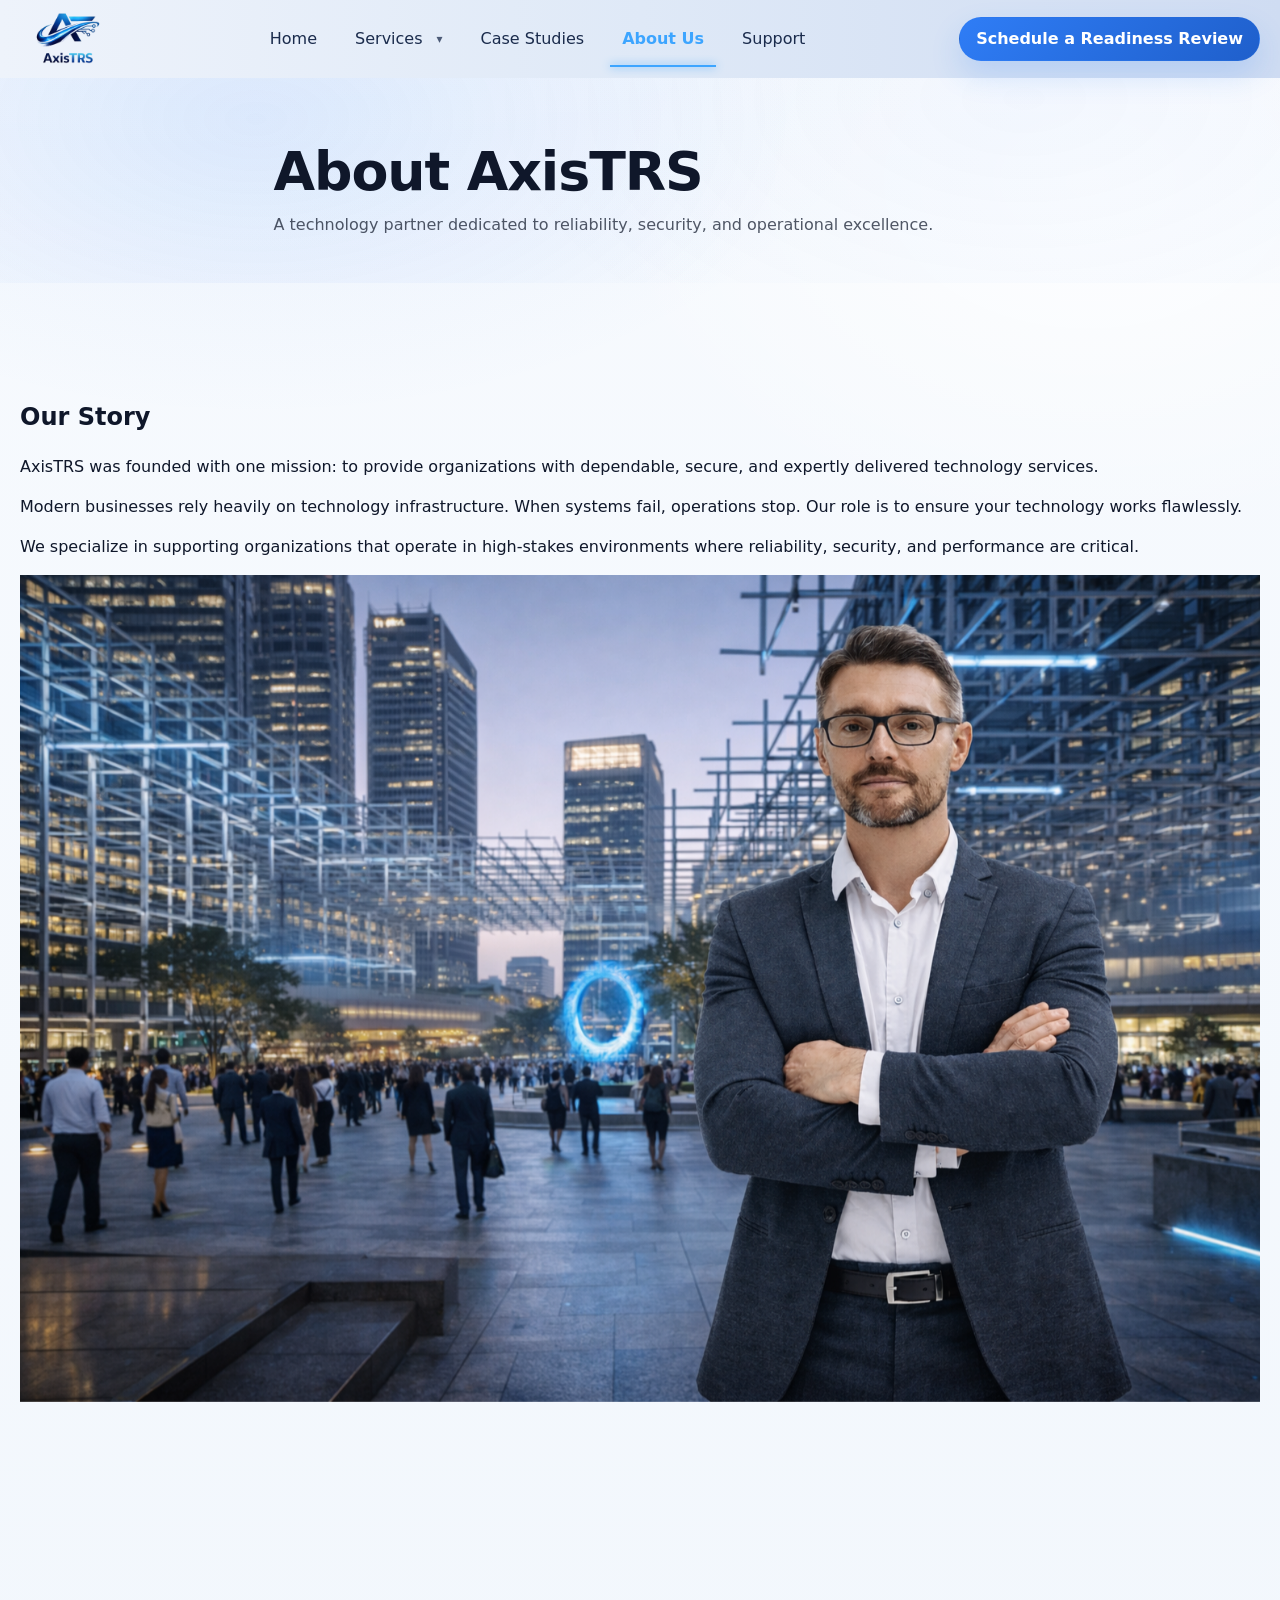
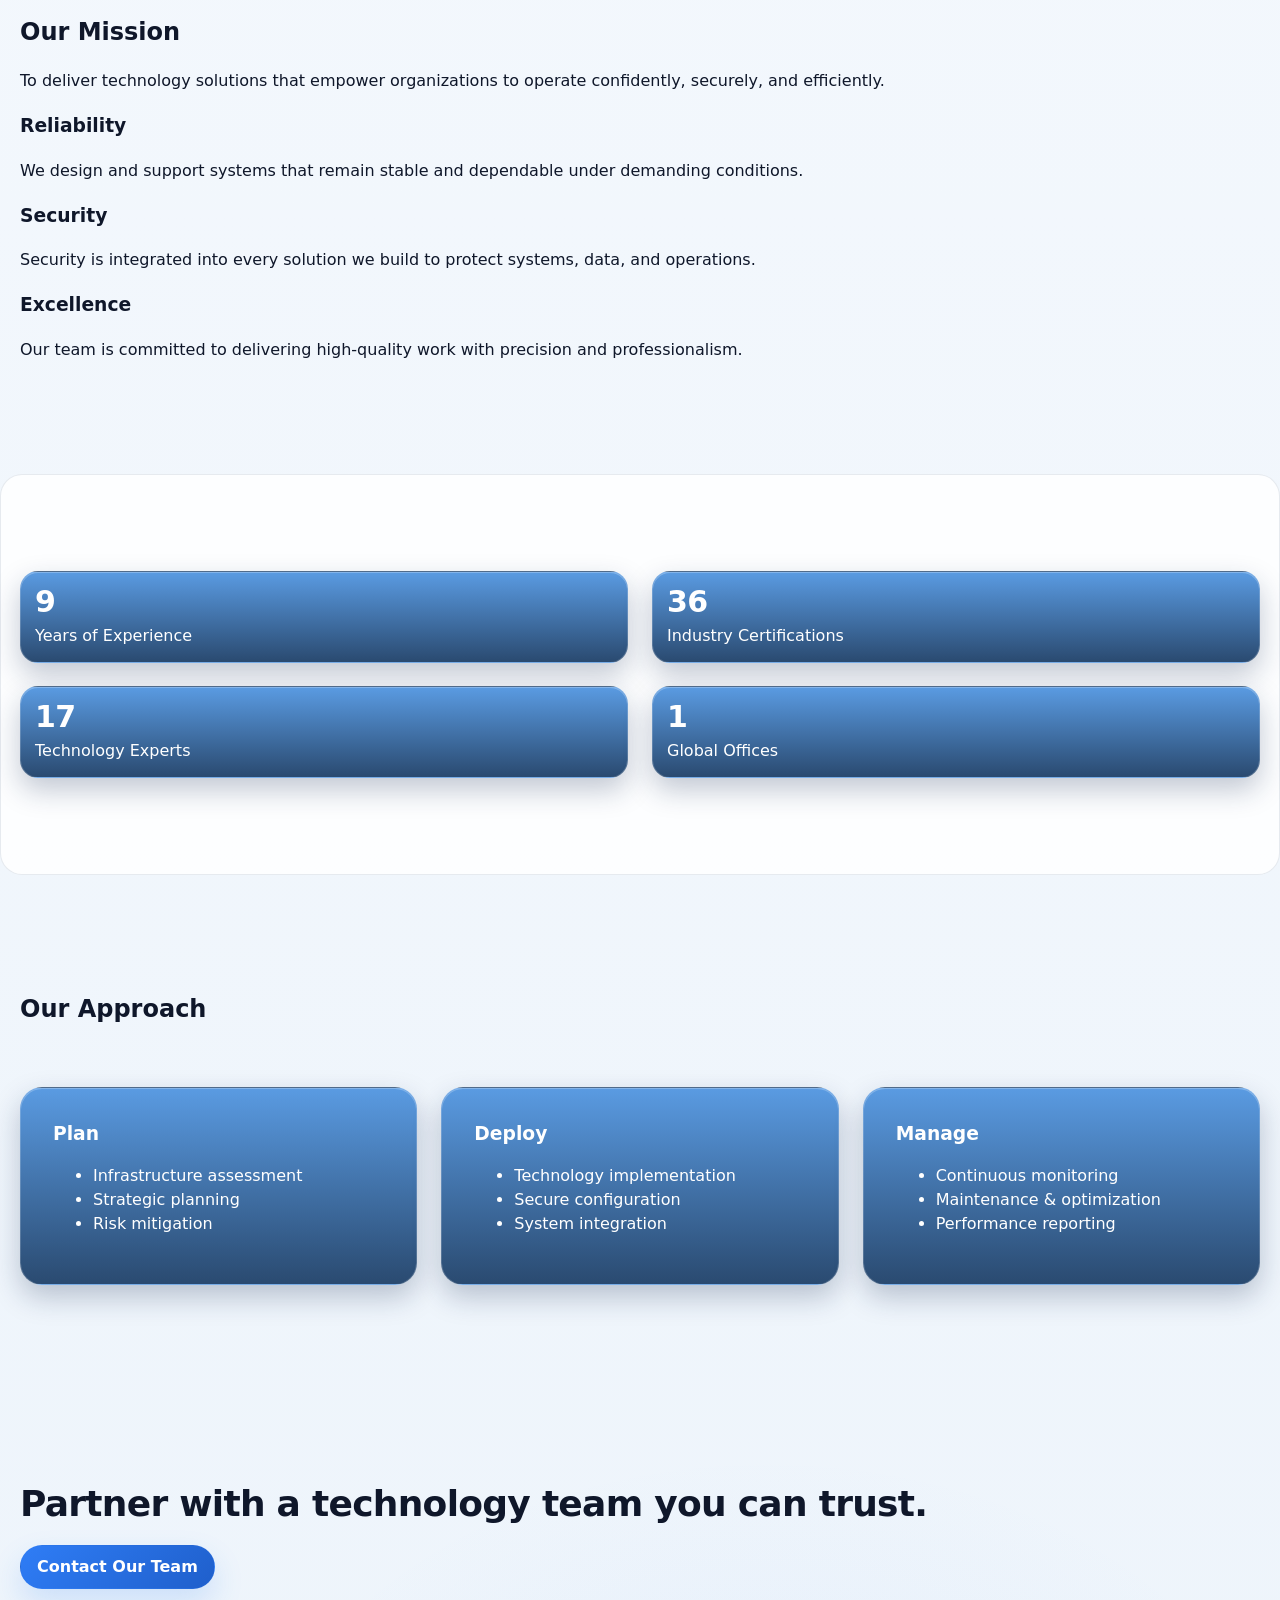
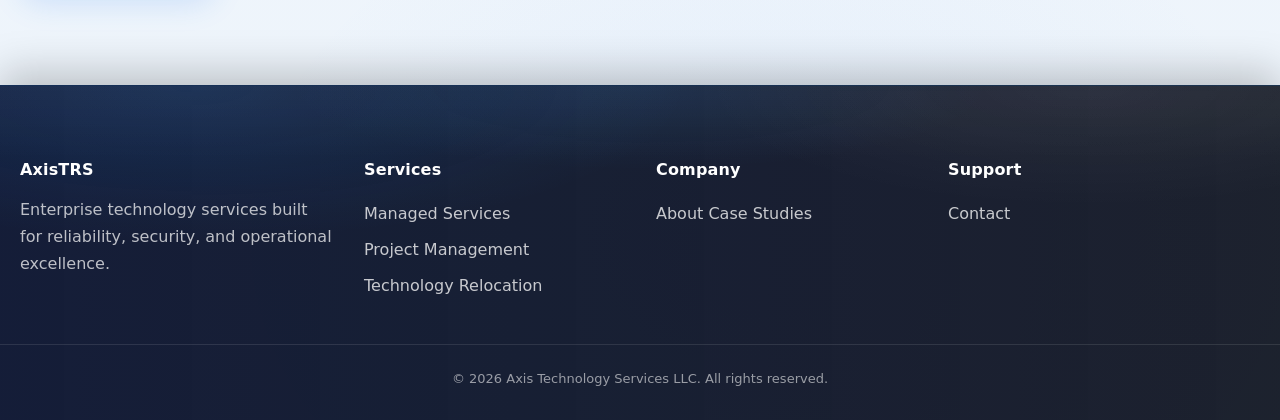
<file: about.html>
<!DOCTYPE html>
<html lang="en">

<head>

<meta charset="UTF-8">
<meta name="viewport" content="width=device-width, initial-scale=1.0">

<title>About Us | AxisTRS</title>

<link rel="stylesheet" href="css/styles.css">

</head>


<body>


<!-- ================= HEADER ================= -->

 <header class="header">
    <div class="header__bar">
      <div class="container header__inner">
        <!-- Left: logo -->
        <a class="header__brand" href="index.html" aria-label="AxisTRS Home">
  <img class="header__logo" src="assets/axistrs-logo.png" alt="AxisTRS" />
        </a>

        <!-- Center nav -->
        <nav class="nav" aria-label="Primary">
          <ul class="nav__list">
<li><a class="nav__link" href="index.html">Home</a></li>

            <li class="dropdown" aria-expanded="false">
              <a class="nav__link dropdown__trigger" href="services.html" aria-haspopup="true">
                Services <span class="dropdown__chev" aria-hidden="true">▾</span>
              </a>

              <div class="dropdown__menu" role="menu" aria-label="Services menu">
                <a class="dropdown__item" href="services.html#managed">
                  <strong>Managed Services</strong><span></span>
                </a>
                <a class="dropdown__item" href="services.html#project">
                  <strong>Project Management</strong><span></span>
                </a>
                <a class="dropdown__item" href="services.html#transport">
                  <strong>Infrastructure Transport</strong><span></span>
                </a>
                <a class="dropdown__item" href="services.html#relocation">
                  <strong>Technology Relocation</strong><span></span>
                </a>
                <a class="dropdown__item" href="services.html#tech">
                  <strong>Technology Services</strong><span></span>
                </a>
              </div>
            </li>

            <li><a class="nav__link" href="case-studies.html">Case Studies</a></li>
            <li><a class="nav__link active" href="about.html">About Us</a></li>
            <li><a class="nav__link" href="support.html">Support</a></li>
          </ul>
        </nav>


          <a class="btn btn--primary header__cta" href="#cta">Schedule a Readiness Review</a>

          <button class="hamburger" type="button" aria-label="Open menu">
            <span class="hamburger__bars" aria-hidden="true"><span></span><span></span><span></span></span>
          </button>
        </div>
      </div>
    </div>
  </header>

  <!-- Mobile Menu Panel -->
  <div class="mobile" aria-hidden="true">
    <div class="mobile__backdrop" aria-hidden="true"></div>

    <div class="mobile__panel" role="dialog" aria-label="Mobile menu" aria-modal="true">
      <div class="mobile__head">
        <strong>Menu</strong>
        <button class="mobile__close" type="button" aria-label="Close menu">✕</button>
      </div>

      <div class="mobile__body">
        <!-- Services accordion inside menu -->
        <div class="mobile__services" aria-expanded="false">
          <button class="mobile__servicesBtn" type="button">
            Services <span aria-hidden="true">▾</span>
          </button>

          <ul class="mobile__servicesList" aria-label="Services links">
            <li><a class="mobile__servicesItem" href="services.html#managed"><strong>Managed Services</strong><span>MSP / MSSP coverage</span></a></li>
            <li><a class="mobile__servicesItem" href="services.html#project"><strong>Project Management</strong><span>Disciplined delivery</span></a></li>
            <li><a class="mobile__servicesItem" href="services.html#transport"><strong>Infrastructure Transport</strong><span>Secure logistics</span></a></li>
            <li><a class="mobile__servicesItem" href="services.html#relocation"><strong>Technology Relocation</strong><span>Moves + cutovers</span></a></li>
            <li><a class="mobile__servicesItem" href="services.html#tech"><strong>Technology Services</strong><span>Endpoint + network</span></a></li>
          </ul>
        </div>

        <ul class="mobile__list" aria-label="Menu links">
          <li><a class="mobile__link" href="case-studies.html"><strong>Case Studies</strong><span class="mobile__meta">Proof + outcomes</span></a></li>
          <li><a class="mobile__link" href="about.html"><strong>About Us</strong><span class="mobile__meta">Mission + approach</span></a></li>
          <li><a class="mobile__link" href="support.html"><strong>Support</strong><span class="mobile__meta">Get help fast</span></a></li>
        </ul>

        <div class="mobile__ctaRow">
          <a class="btn btn--secondary" href="tel:+12124659002">Call: +1 (212) 465-9002</a>
          <a class="btn btn--primary" href="#cta">Schedule a Readiness Review</a>
        </div>
      </div>
    </div>
  </div>


<!-- ================= HERO ================= -->

<section class="page-hero">

<div class="container">

<h1>About AxisTRS</h1>

<p>
A technology partner dedicated to reliability, security,
and operational excellence.
</p>

</div>

</section>



<!-- ================= COMPANY STORY ================= -->

<section class="section">

<div class="container about-grid">

<div>

<h2>Our Story</h2>

<p>
AxisTRS was founded with one mission:
to provide organizations with dependable, secure,
and expertly delivered technology services.
</p>

<p>
Modern businesses rely heavily on technology
infrastructure. When systems fail, operations stop.
Our role is to ensure your technology works flawlessly.
</p>

<p>
We specialize in supporting organizations that operate
in high-stakes environments where reliability,
security, and performance are critical.
</p>

</div>

<div>

<img src="assets/about-team.jpg" alt="IT professionals working">

</div>

</div>

</section>



<!-- ================= MISSION ================= -->

<section class="section mission">

<div class="container">

<h2>Our Mission</h2>

<p>
To deliver technology solutions that empower organizations
to operate confidently, securely, and efficiently.
</p>

<div class="mission-grid">

<div>

<h3>Reliability</h3>

<p>
We design and support systems that remain stable and
dependable under demanding conditions.
</p>

</div>


<div>

<h3>Security</h3>

<p>
Security is integrated into every solution we build
to protect systems, data, and operations.
</p>

</div>


<div>

<h3>Excellence</h3>

<p>
Our team is committed to delivering high-quality work
with precision and professionalism.
</p>

</div>


</div>

</div>

</section>



<!-- ================= EXPERIENCE ================= -->

<section class="section metrics">

<div class="container metrics-grid">

<div class="metric">

<h3 data-count="10">0</h3>

<p>Years of Experience</p>

</div>


<div class="metric">

<h3 data-count="40">0</h3>

<p>Industry Certifications</p>

</div>


<div class="metric">

<h3 data-count="19">0</h3>

<p>Technology Experts</p>

</div>


<div class="metric">

<h3 data-count="2">0</h3>

<p>Global Offices</p>

</div>

</div>

</section>



<!-- ================= APPROACH ================= -->

<section class="section">

<div class="container">

<h2>Our Approach</h2>

<p>
We follow a structured approach that ensures every
technology project is planned, executed, and managed
with discipline.
</p>

<div class="approach-grid">

<div class="approach-card">

<h3>Plan</h3>

<ul>

<li>Infrastructure assessment</li>
<li>Strategic planning</li>
<li>Risk mitigation</li>

</ul>

</div>


<div class="approach-card">

<h3>Deploy</h3>

<ul>

<li>Technology implementation</li>
<li>Secure configuration</li>
<li>System integration</li>

</ul>

</div>


<div class="approach-card">

<h3>Manage</h3>

<ul>

<li>Continuous monitoring</li>
<li>Maintenance & optimization</li>
<li>Performance reporting</li>

</ul>

</div>


</div>

</div>

</section>



<!-- ================= CTA ================= -->

<section class="cta section">

<div class="container">

<h2>Partner with a technology team you can trust.</h2>

<a href="support.html" class="btn btn-primary">
Contact Our Team
</a>

</div>

</section>



<!-- ================= FOOTER ================= -->

<footer class="footer">

<div class="container footer-grid">

<div>

<h4>AxisTRS</h4>

<p>
Enterprise technology services built for reliability,
security, and operational excellence.
</p>

</div>


<div>

<h4>Services</h4>

<a href="services.html">Managed Services</a>
<a href="services.html">Project Management</a>
<a href="services.html">Technology Relocation</a>

</div>


<div>

<h4>Company</h4>

<a href="about.html">About</a>
<a href="case-studies.html">Case Studies</a>

</div>


<div>

<h4>Support</h4>

<a href="support.html">Contact</a>

</div>


</div>

<div class="footer-bottom">

© 2026 Axis Technology Services LLC. All rights reserved.
</div>

</footer>


<script src="js/main.js"></script>

</body>
</html>
</file>
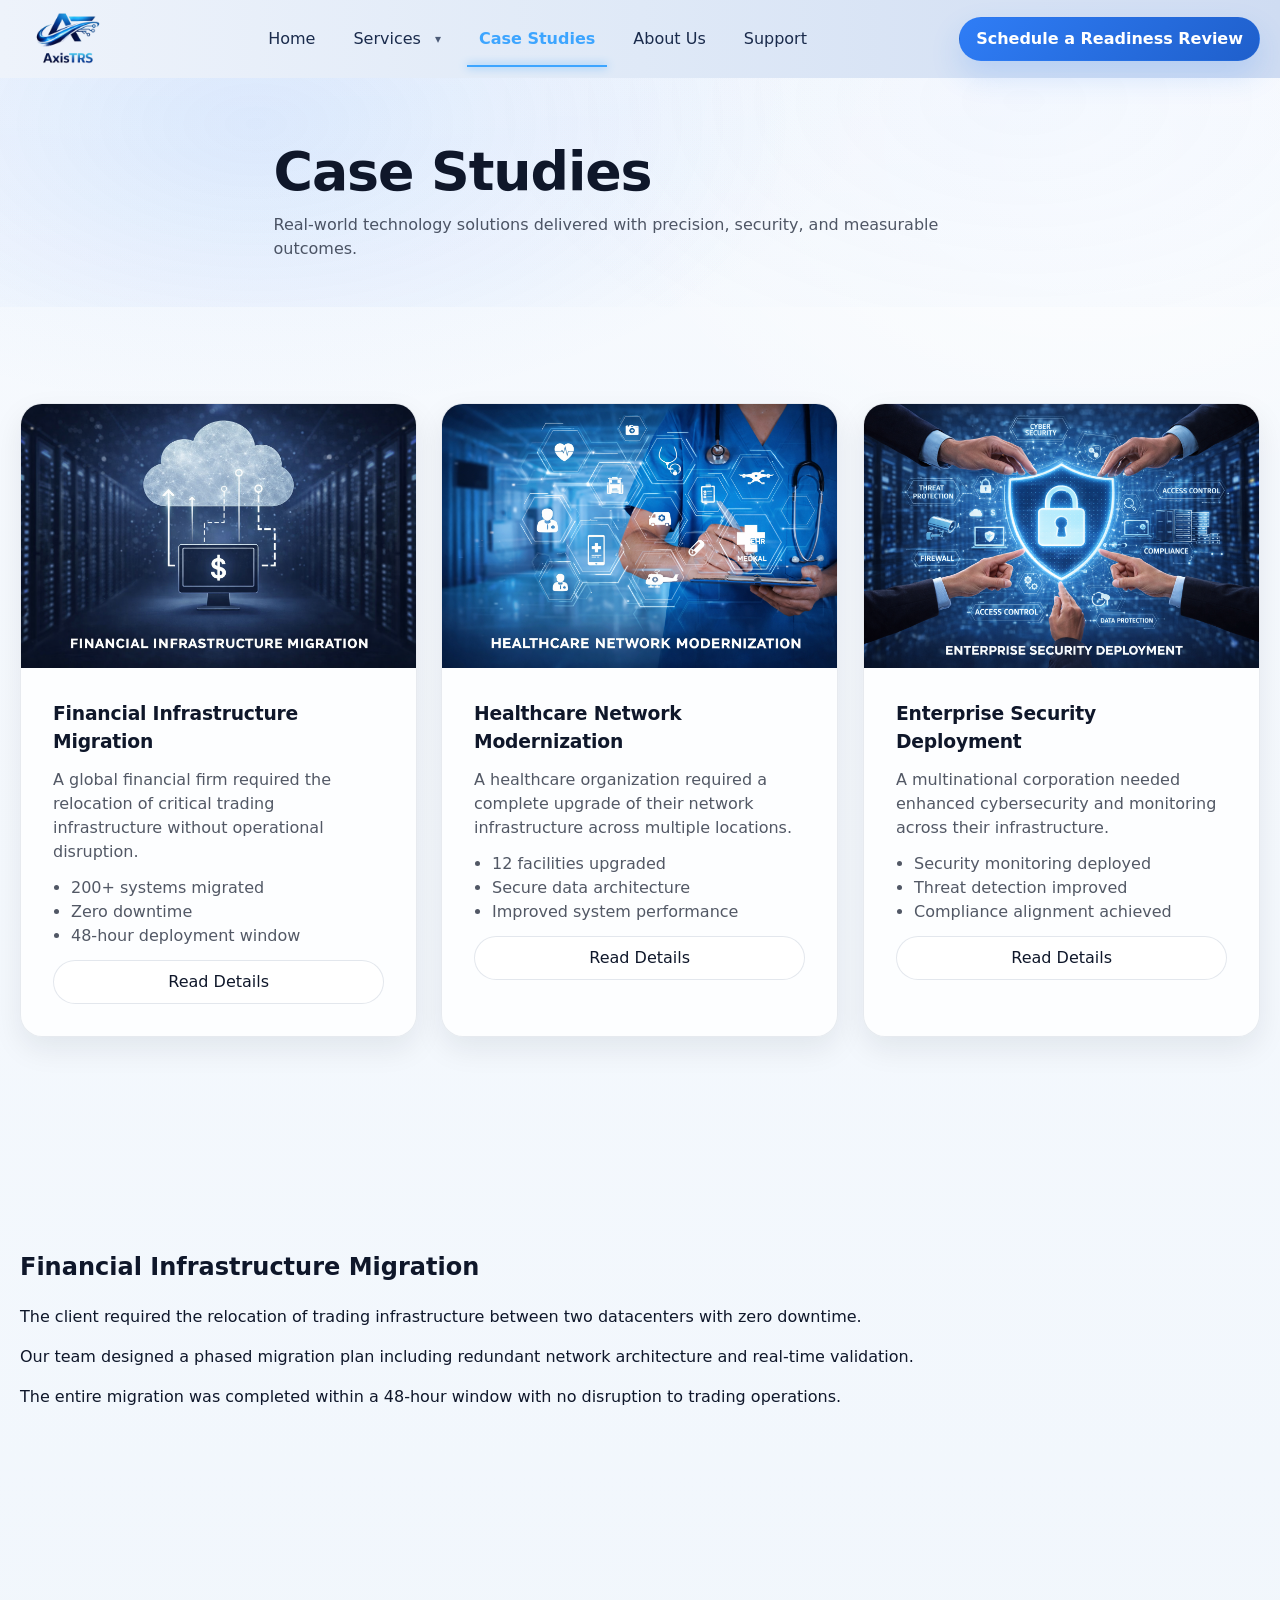
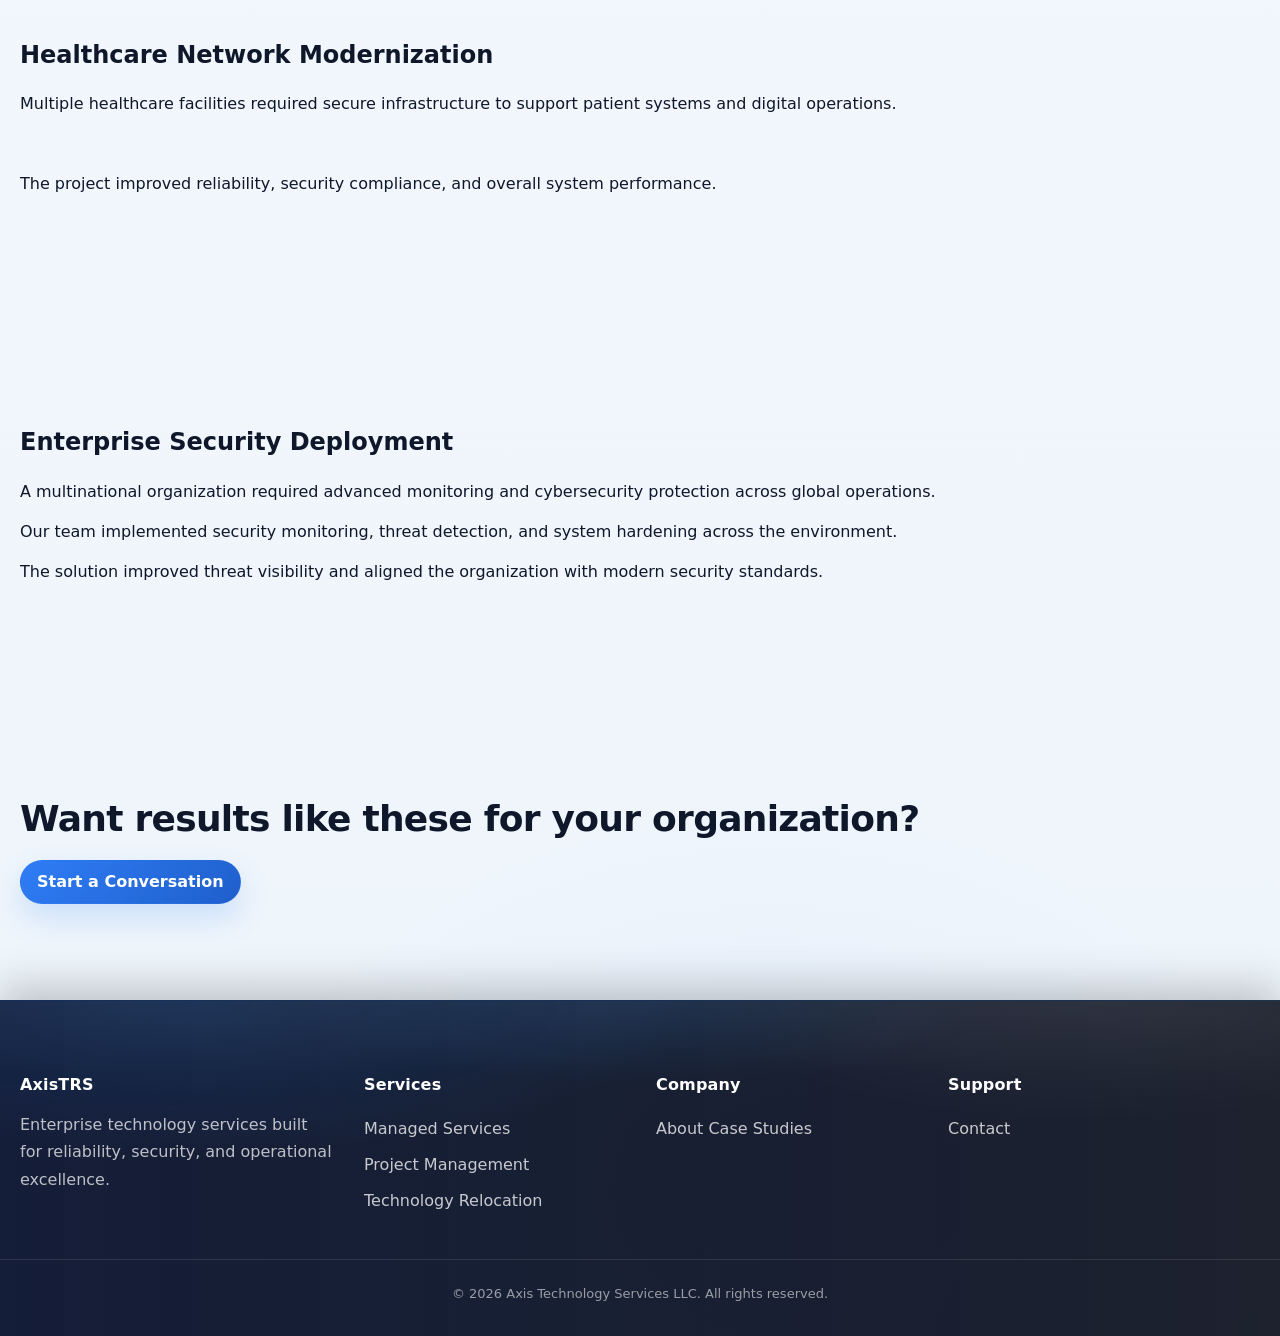
<file: case-studies.html>
<!DOCTYPE html>
<html lang="en">

<head>

<meta charset="UTF-8">
<meta name="viewport" content="width=device-width, initial-scale=1.0">

<title>Case Studies | AxisTRS</title>

<link rel="stylesheet" href="css/styles.css">

</head>


<body>


<!-- ================= HEADER ================= -->

 <header class="header">
    <div class="header__bar">
      <div class="container header__inner">
        <!-- Left: logo -->
        <a class="header__brand" href="index.html" aria-label="AxisTRS Home">
  <img class="header__logo" src="assets/axistrs-logo.png" alt="AxisTRS" />
        </a>

        <!-- Center nav -->
        <nav class="nav" aria-label="Primary">
          <ul class="nav__list">
<li><a class="nav__link" href="index.html">Home</a></li>

            <li class="dropdown" aria-expanded="false">
              <a class="nav__link dropdown__trigger" href="services.html" aria-haspopup="true">
                Services <span class="dropdown__chev" aria-hidden="true">▾</span>
              </a>

              <div class="dropdown__menu" role="menu" aria-label="Services menu">
                <a class="dropdown__item" href="services.html#managed">
                  <strong>Managed Services</strong><span></span>
                </a>
                <a class="dropdown__item" href="services.html#project">
                  <strong>Project Management</strong><span></span>
                </a>
                <a class="dropdown__item" href="services.html#transport">
                  <strong>Infrastructure Transport</strong><span></span>
                </a>
                <a class="dropdown__item" href="services.html#relocation">
                  <strong>Technology Relocation</strong><</span>
                </a>
                <a class="dropdown__item" href="services.html#tech">
                  <strong>Technology Services</strong><</span>
                </a>
              </div>
            </li>

            <li><a class="nav__link active" href="case-studies.html">Case Studies</a></li>
            <li><a class="nav__link" href="about.html">About Us</a></li>
            <li><a class="nav__link" href="support.html">Support</a></li>
          </ul>
        </nav>

          <a class="btn btn--primary header__cta" href="#cta">Schedule a Readiness Review</a>

          <button class="hamburger" type="button" aria-label="Open menu">
            <span class="hamburger__bars" aria-hidden="true"><span></span><span></span><span></span></span>
          </button>
        </div>
      </div>
    </div>
  </header>

  <!-- Mobile Menu Panel -->
  <div class="mobile" aria-hidden="true">
    <div class="mobile__backdrop" aria-hidden="true"></div>

    <div class="mobile__panel" role="dialog" aria-label="Mobile menu" aria-modal="true">
      <div class="mobile__head">
        <strong>Menu</strong>
        <button class="mobile__close" type="button" aria-label="Close menu">✕</button>
      </div>

      <div class="mobile__body">
        <!-- Services accordion inside menu -->
        <div class="mobile__services" aria-expanded="false">
          <button class="mobile__servicesBtn" type="button">
            Services <span aria-hidden="true">▾</span>
          </button>

          <ul class="mobile__servicesList" aria-label="Services links">
            <li><a class="mobile__servicesItem" href="services.html#managed"><strong>Managed Services</strong><span>MSP / MSSP coverage</span></a></li>
            <li><a class="mobile__servicesItem" href="services.html#project"><strong>Project Management</strong><span>Disciplined delivery</span></a></li>
            <li><a class="mobile__servicesItem" href="services.html#transport"><strong>Infrastructure Transport</strong><span>Secure logistics</span></a></li>
            <li><a class="mobile__servicesItem" href="services.html#relocation"><strong>Technology Relocation</strong><span>Moves + cutovers</span></a></li>
            <li><a class="mobile__servicesItem" href="services.html#tech"><strong>Technology Services</strong><span>Endpoint + network</span></a></li>
          </ul>
        </div>

        <ul class="mobile__list" aria-label="Menu links">
          <li><a class="mobile__link" href="case-studies.html"><strong>Case Studies</strong><span class="mobile__meta">Proof + outcomes</span></a></li>
          <li><a class="mobile__link" href="about.html"><strong>About Us</strong><span class="mobile__meta">Mission + approach</span></a></li>
          <li><a class="mobile__link" href="support.html"><strong>Support</strong><span class="mobile__meta">Get help fast</span></a></li>
        </ul>

        <div class="mobile__ctaRow">
          <a class="btn btn--secondary" href="tel:+12124659002">Call: +1 (212) 465-9002</a>
          <a class="btn btn--primary" href="#cta">Schedule a Readiness Review</a>
        </div>
      </div>
    </div>
  </div>
<!-- ================= HERO ================= -->

<section class="page-hero">

<div class="container">

<h1>Case Studies</h1>

<p>
Real-world technology solutions delivered with precision,
security, and measurable outcomes.
</p>

</div>

</section>



<!-- ================= CASE GRID ================= -->

<section class="section">

<div class="container case-grid">



<!-- CASE 1 -->

<div class="case-card">

<img src="assets/case-finance.jpg" alt="Financial Infrastructure Migration">

<div class="case-card__content">

<h3>Financial Infrastructure Migration</h3>

<p>
A global financial firm required the relocation of critical
trading infrastructure without operational disruption.
</p>

<ul>

<li>200+ systems migrated</li>

<li>Zero downtime</li>

<li>48-hour deployment window</li>

</ul>

<a href="#case1" class="btn btn-outline">Read Details</a>

</div>

</div>



<!-- CASE 2 -->

<div class="case-card">

<img src="assets/case-health.jpg" alt="Healthcare IT Transformation">

<div class="case-card__content">

<h3>Healthcare Network Modernization</h3>

<p>
A healthcare organization required a complete upgrade of
their network infrastructure across multiple locations.
</p>

<ul>

<li>12 facilities upgraded</li>

<li>Secure data architecture</li>

<li>Improved system performance</li>

</ul>

<a href="#case2" class="btn btn-outline">Read Details</a>

</div>

</div>



<!-- CASE 3 -->

<div class="case-card">

<img src="assets/case-security.jpg" alt="Security Infrastructure Project">

<div class="case-card__content">

<h3>Enterprise Security Deployment</h3>

<p>
A multinational corporation needed enhanced cybersecurity
and monitoring across their infrastructure.
</p>

<ul>

<li>Security monitoring deployed</li>

<li>Threat detection improved</li>

<li>Compliance alignment achieved</li>

</ul>

<a href="#case3" class="btn btn-outline">Read Details</a>

</div>

</div>



</div>

</section>



<!-- ================= CASE DETAILS ================= -->

<section class="section case-detail" id="case1">

<div class="container">

<h2>Financial Infrastructure Migration</h2>

<p>
The client required the relocation of trading infrastructure
between two datacenters with zero downtime.
</p>

<p>
Our team designed a phased migration plan including
redundant network architecture and real-time validation.
</p>

<p>
The entire migration was completed within a 48-hour window
with no disruption to trading operations.
</p>

</div>

</section>



<section class="section case-detail" id="case2">

<div class="container">

<h2>Healthcare Network Modernization</h2>

<p>
Multiple healthcare facilities required secure infrastructure
to support patient systems and digital operations.
</p>

<p>
We implemented a scalable network architecture and secure
data systems across all locations.
</p>

<p>
The project improved reliability, security compliance,
and overall system performance.
</p>

</div>

</section>



<section class="section case-detail" id="case3">

<div class="container">

<h2>Enterprise Security Deployment</h2>

<p>
A multinational organization required advanced monitoring
and cybersecurity protection across global operations.
</p>

<p>
Our team implemented security monitoring, threat detection,
and system hardening across the environment.
</p>

<p>
The solution improved threat visibility and aligned the
organization with modern security standards.
</p>

</div>

</section>



<!-- ================= CTA ================= -->

<section class="cta section">

<div class="container">

<h2>Want results like these for your organization?</h2>

<a href="support.html" class="btn btn-primary">
Start a Conversation
</a>

</div>

</section>



<!-- ================= FOOTER ================= -->

<footer class="footer">

<div class="container footer-grid">

<div>

<h4>AxisTRS</h4>

<p>
Enterprise technology services built for reliability,
security, and operational excellence.
</p>

</div>


<div>

<h4>Services</h4>

<a href="services.html">Managed Services</a>
<a href="services.html">Project Management</a>
<a href="services.html">Technology Relocation</a>

</div>


<div>

<h4>Company</h4>

<a href="about.html">About</a>
<a href="case-studies.html">Case Studies</a>

</div>


<div>

<h4>Support</h4>

<a href="support.html">Contact</a>

</div>


</div>

<div class="footer-bottom">

© 2026 Axis Technology Services LLC. All rights reserved.
</div>

</footer>


<script src="js/main.js"></script>

</body>
</html>
</file>
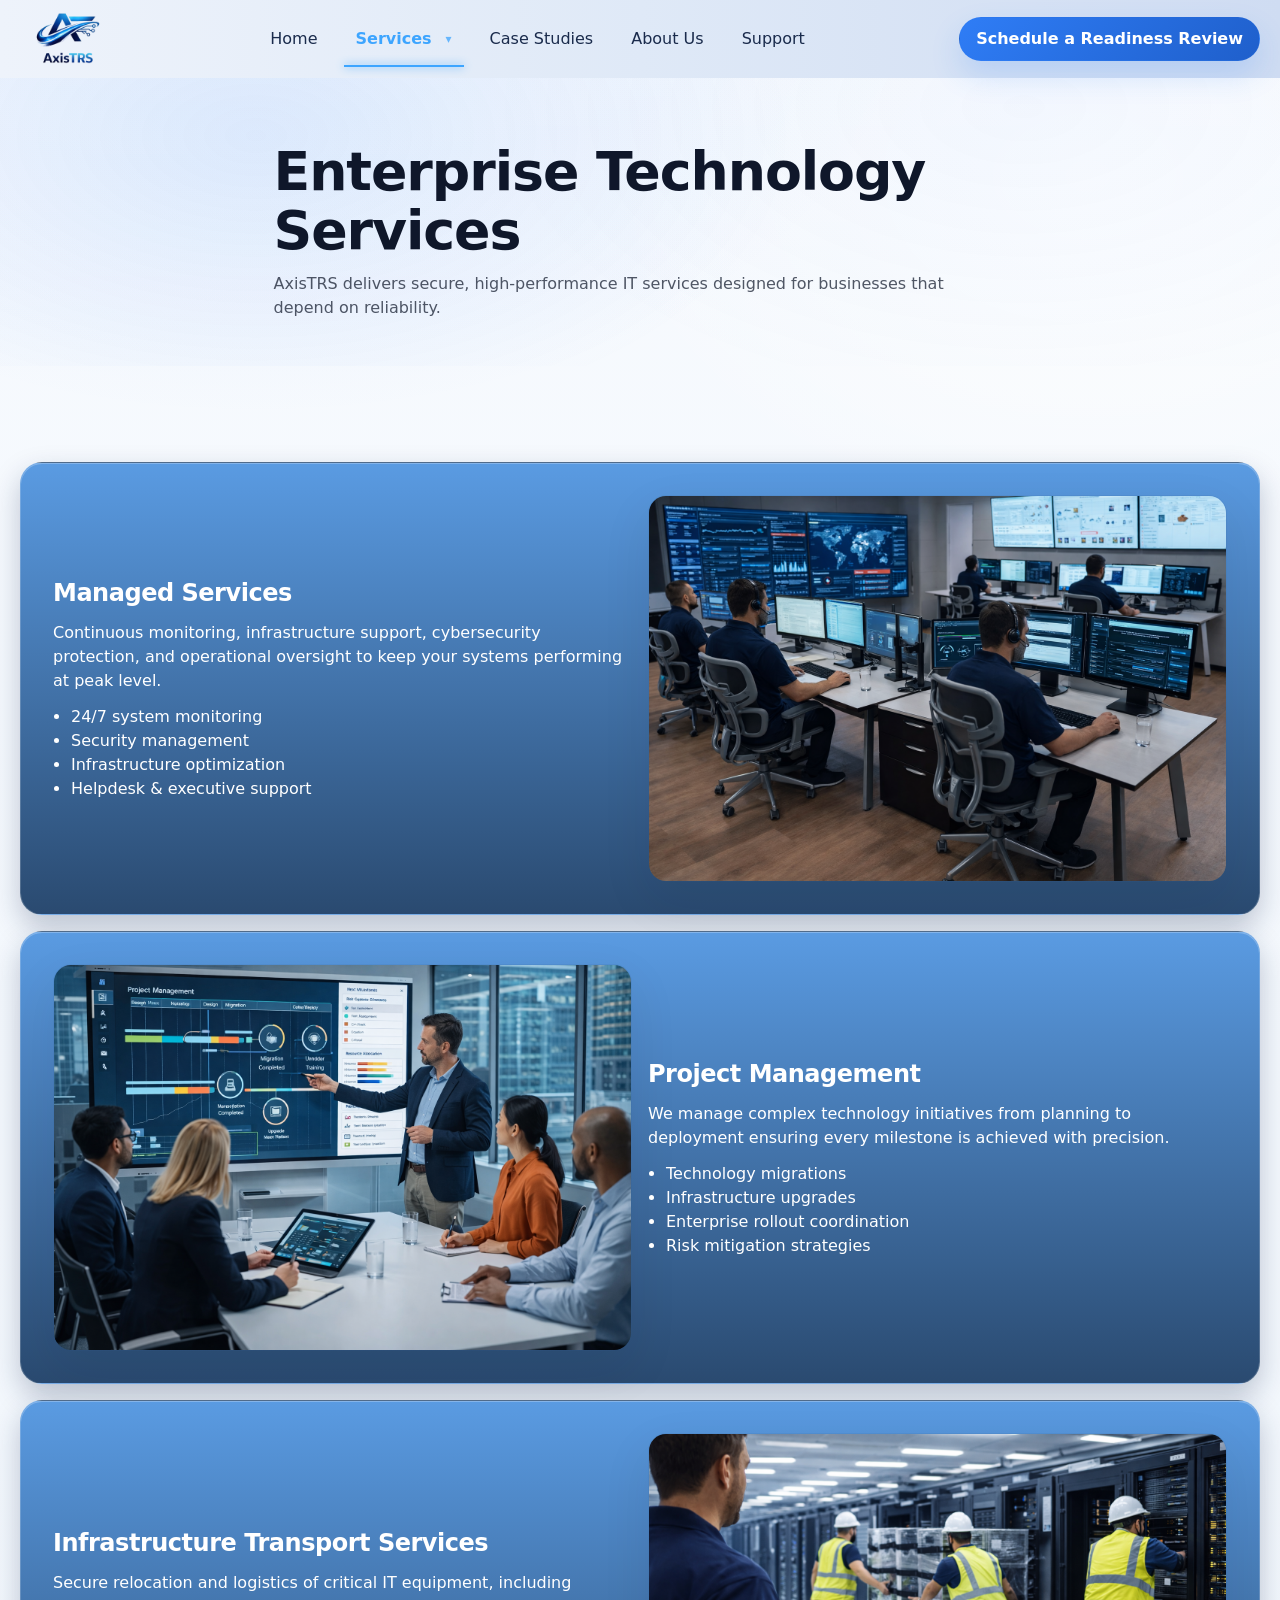
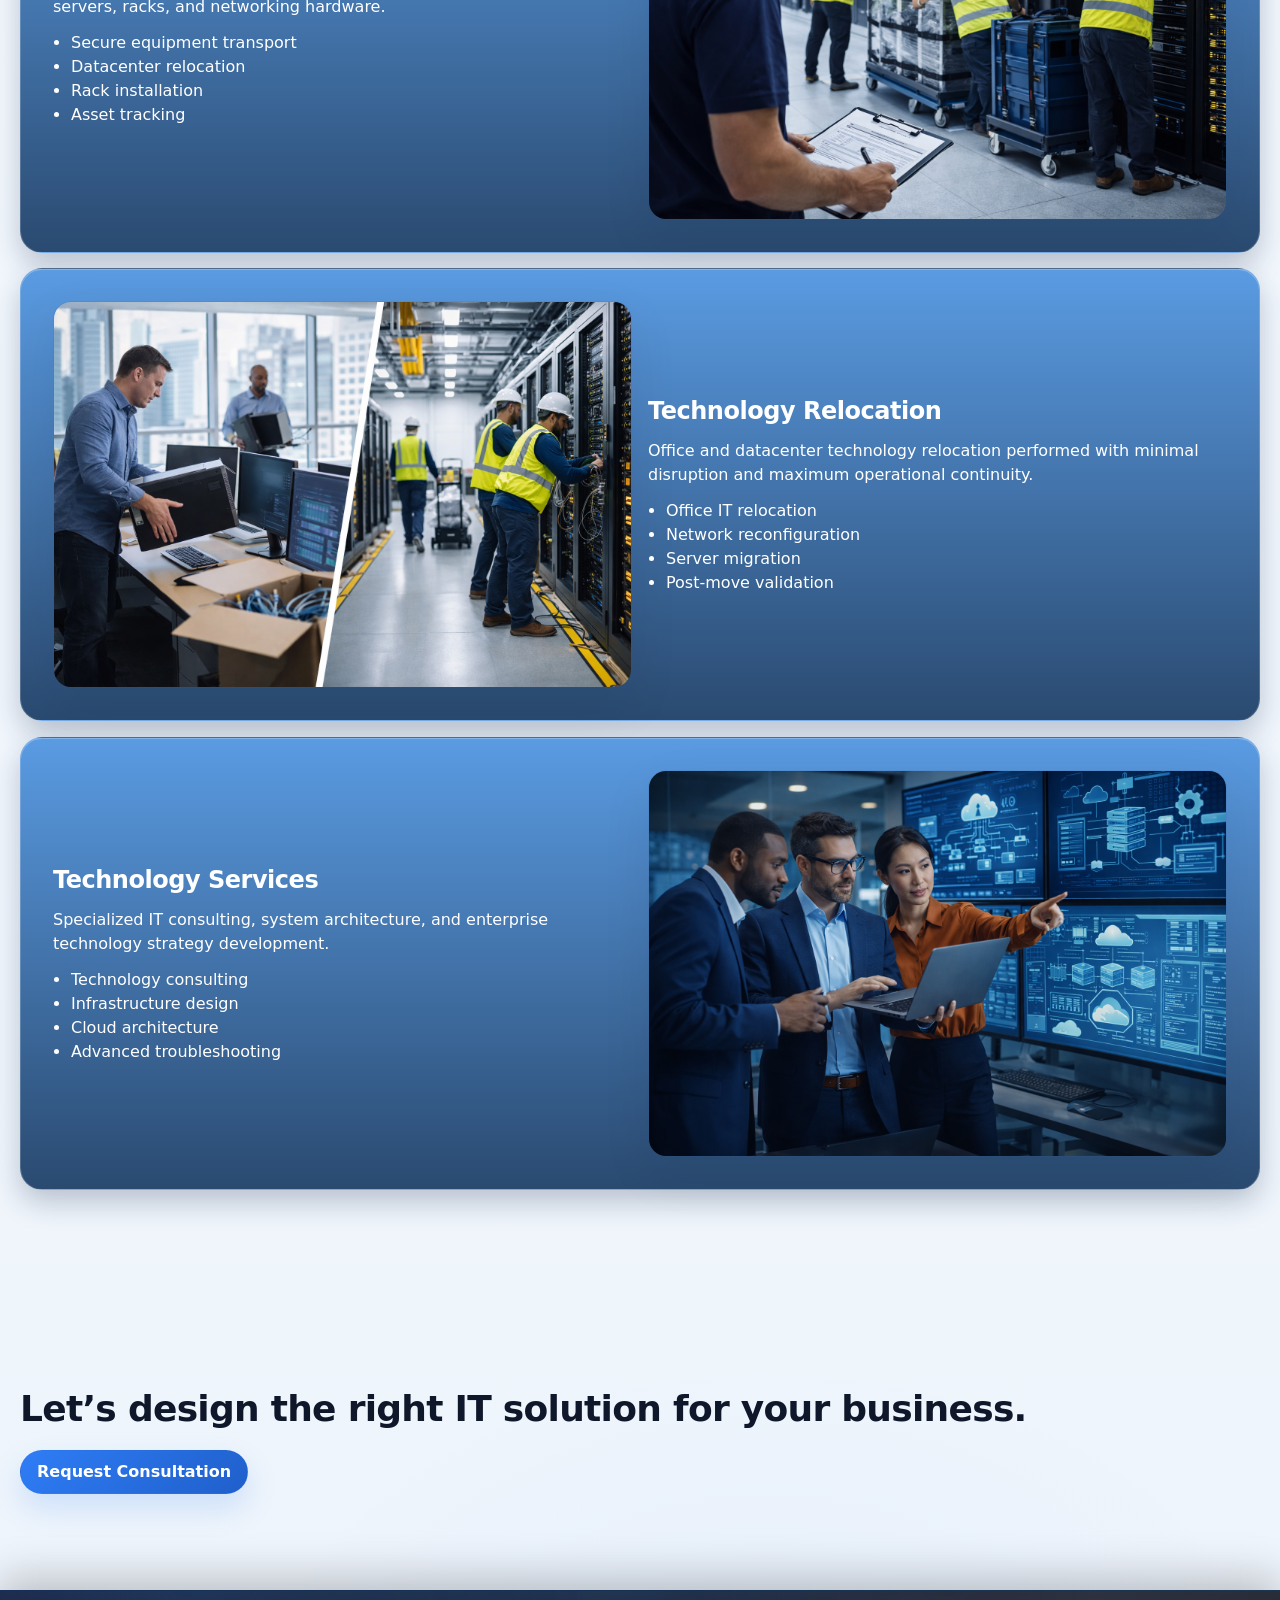
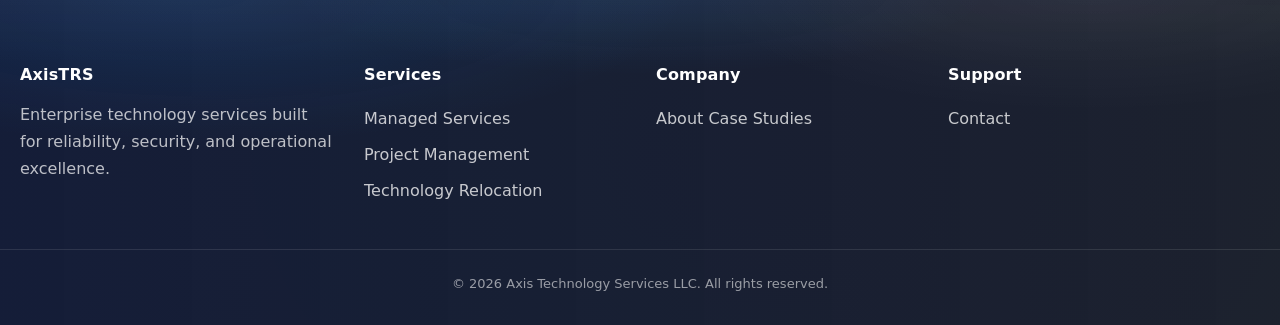
<file: services.html>
<!DOCTYPE html>
<html lang="en">

<head>

<meta charset="UTF-8">
<meta name="viewport" content="width=device-width, initial-scale=1.0">

<title>Services | AxisTRS</title>

<link rel="stylesheet" href="css/styles.css">

</head>


<body>


<!-- ================= HEADER ================= -->

 <header class="header">
    <div class="header__bar">
      <div class="container header__inner">
        <!-- Left: logo -->
        <a class="header__brand" href="index.html" aria-label="AxisTRS Home">
  <img class="header__logo" src="assets/axistrs-logo.png" alt="AxisTRS" />
        </a>

        <!-- Center nav -->
        <nav class="nav" aria-label="Primary">
          <ul class="nav__list">
<li><a class="nav__link" href="index.html">Home</a></li>

            <li class="dropdown" aria-expanded="false">
              <a class="nav__link dropdown__trigger active" href="services.html" aria-haspopup="true">
                Services <span class="dropdown__chev" aria-hidden="true">▾</span>
              </a>

              <div class="dropdown__menu" role="menu" aria-label="Services menu">
                <a class="dropdown__item" href="services.html#managed">
                  <strong>Managed Services</strong><span></span>
                </a>
                <a class="dropdown__item" href="services.html#project">
                  <strong>Project Management</strong><span></span>
                </a>
                <a class="dropdown__item" href="services.html#transport">
                  <strong>Infrastructure Transport</strong><span></span>
                </a>
                <a class="dropdown__item" href="services.html#relocation">
                  <strong>Technology Relocation</strong><span></span>
                </a>
                <a class="dropdown__item" href="services.html#tech">
                  <strong>Technology Services</strong><span></span>
                </a>
              </div>
            </li>

            <li><a class="nav__link" href="case-studies.html">Case Studies</a></li>
            <li><a class="nav__link" href="about.html">About Us</a></li>
            <li><a class="nav__link" href="support.html">Support</a></li>
          </ul>
        </nav>

          <a class="btn btn--primary header__cta" href="#cta">Schedule a Readiness Review</a>

          <button class="hamburger" type="button" aria-label="Open menu">
            <span class="hamburger__bars" aria-hidden="true"><span></span><span></span><span></span></span>
          </button>
        </div>
      </div>
    </div>
  </header>

  <!-- Mobile Menu Panel -->
  <div class="mobile" aria-hidden="true">
    <div class="mobile__backdrop" aria-hidden="true"></div>

    <div class="mobile__panel" role="dialog" aria-label="Mobile menu" aria-modal="true">
      <div class="mobile__head">
        <strong>Menu</strong>
        <button class="mobile__close" type="button" aria-label="Close menu">✕</button>
      </div>

      <div class="mobile__body">
        <!-- Services accordion inside menu -->
        <div class="mobile__services" aria-expanded="false">
          <button class="mobile__servicesBtn" type="button">
            Services <span aria-hidden="true">▾</span>
          </button>

          <ul class="mobile__servicesList" aria-label="Services links">
            <li><a class="mobile__servicesItem" href="services.html#managed"><strong>Managed Services</strong><span>MSP / MSSP coverage</span></a></li>
            <li><a class="mobile__servicesItem" href="services.html#project"><strong>Project Management</strong><span>Disciplined delivery</span></a></li>
            <li><a class="mobile__servicesItem" href="services.html#transport"><strong>Infrastructure Transport</strong><span>Secure logistics</span></a></li>
            <li><a class="mobile__servicesItem" href="services.html#relocation"><strong>Technology Relocation</strong><span>Moves + cutovers</span></a></li>
            <li><a class="mobile__servicesItem" href="services.html#tech"><strong>Technology Services</strong><span>Endpoint + network</span></a></li>
          </ul>
        </div>

        <ul class="mobile__list" aria-label="Menu links">
          <li><a class="mobile__link" href="case-studies.html"><strong>Case Studies</strong><span class="mobile__meta">Proof + outcomes</span></a></li>
          <li><a class="mobile__link" href="about.html"><strong>About Us</strong><span class="mobile__meta">Mission + approach</span></a></li>
          <li><a class="mobile__link" href="support.html"><strong>Support</strong><span class="mobile__meta">Get help fast</span></a></li>
        </ul>

        <div class="mobile__ctaRow">
          <a class="btn btn--secondary" href="tel:+12124659002">Call: +1 (212) 465-9002</a>
          <a class="btn btn--primary" href="#cta">Schedule a Readiness Review</a>
        </div>
      </div>
    </div>
  </div>


<!-- ================= HERO ================= -->

<section class="page-hero">

<div class="container">

<h1>Enterprise Technology Services</h1>

<p>
AxisTRS delivers secure, high-performance IT services
designed for businesses that depend on reliability.
</p>

</div>

</section>



<!-- ================= SERVICES ================= -->

<section class="section">

<div class="container services-page">


<!-- Managed -->

<div class="services-page__item" id="managed">

<div class="services-page__text">

<h2>Managed Services</h2>

<p>
Continuous monitoring, infrastructure support, cybersecurity protection,
and operational oversight to keep your systems performing at peak level.
</p>

<ul>

<li>24/7 system monitoring</li>

<li>Security management</li>

<li>Infrastructure optimization</li>

<li>Helpdesk & executive support</li>

</ul>

</div>

<div class="services-page__image">

<img src="assets/service-managed.jpg">

</div>

</div>



<!-- Project Management -->

<div class="services-page__item" id="project">

<div class="services-page__image">

<img src="assets/service-project.jpg">

</div>

<div class="services-page__text">

<h2>Project Management</h2>

<p>
We manage complex technology initiatives from planning to deployment
ensuring every milestone is achieved with precision.
</p>

<ul>

<li>Technology migrations</li>

<li>Infrastructure upgrades</li>

<li>Enterprise rollout coordination</li>

<li>Risk mitigation strategies</li>

</ul>

</div>

</div>



<!-- Infrastructure -->

<div class="services-page__item" id="transport">

<div class="services-page__text">

<h2>Infrastructure Transport Services</h2>

<p>
Secure relocation and logistics of critical IT equipment,
including servers, racks, and networking hardware.
</p>

<ul>

<li>Secure equipment transport</li>

<li>Datacenter relocation</li>

<li>Rack installation</li>

<li>Asset tracking</li>

</ul>

</div>

<div class="services-page__image">

<img src="assets/service-transport.jpg">

</div>

</div>



<!-- Relocation -->

<div class="services-page__item" id="relocation">

<div class="services-page__image">

<img src="assets/service-relocation.jpg">

</div>

<div class="services-page__text">

<h2>Technology Relocation</h2>

<p>
Office and datacenter technology relocation performed with
minimal disruption and maximum operational continuity.
</p>

<ul>

<li>Office IT relocation</li>

<li>Network reconfiguration</li>

<li>Server migration</li>

<li>Post-move validation</li>

</ul>

</div>

</div>



<!-- Tech Services -->

<div class="services-page__item" id="tech">

<div class="services-page__text">

<h2>Technology Services</h2>

<p>
Specialized IT consulting, system architecture, and enterprise
technology strategy development.
</p>

<ul>

<li>Technology consulting</li>

<li>Infrastructure design</li>

<li>Cloud architecture</li>

<li>Advanced troubleshooting</li>

</ul>

</div>

<div class="services-page__image">

<img src="assets/service-tech.jpg">

</div>

</div>



</div>

</section>



<!-- ================= CTA ================= -->

<section class="cta section">

<div class="container">

<h2>Let’s design the right IT solution for your business.</h2>

<a href="support.html" class="btn btn-primary">
Request Consultation
</a>

</div>

</section>



<!-- ================= FOOTER ================= -->

<footer class="footer">

<div class="container footer-grid">

<div>

<h4>AxisTRS</h4>

<p>
Enterprise technology services built for reliability,
security, and operational excellence.
</p>

</div>


<div>

<h4>Services</h4>

<a href="services.html">Managed Services</a>
<a href="services.html">Project Management</a>
<a href="services.html">Technology Relocation</a>

</div>


<div>

<h4>Company</h4>

<a href="about.html">About</a>
<a href="case-studies.html">Case Studies</a>

</div>


<div>

<h4>Support</h4>

<a href="support.html">Contact</a>

</div>


</div>

<div class="footer-bottom">

© 2026 Axis Technology Services LLC. All rights reserved.
</div>

</footer>


<script src="js/main.js"></script>

</body>
</html>
</file>
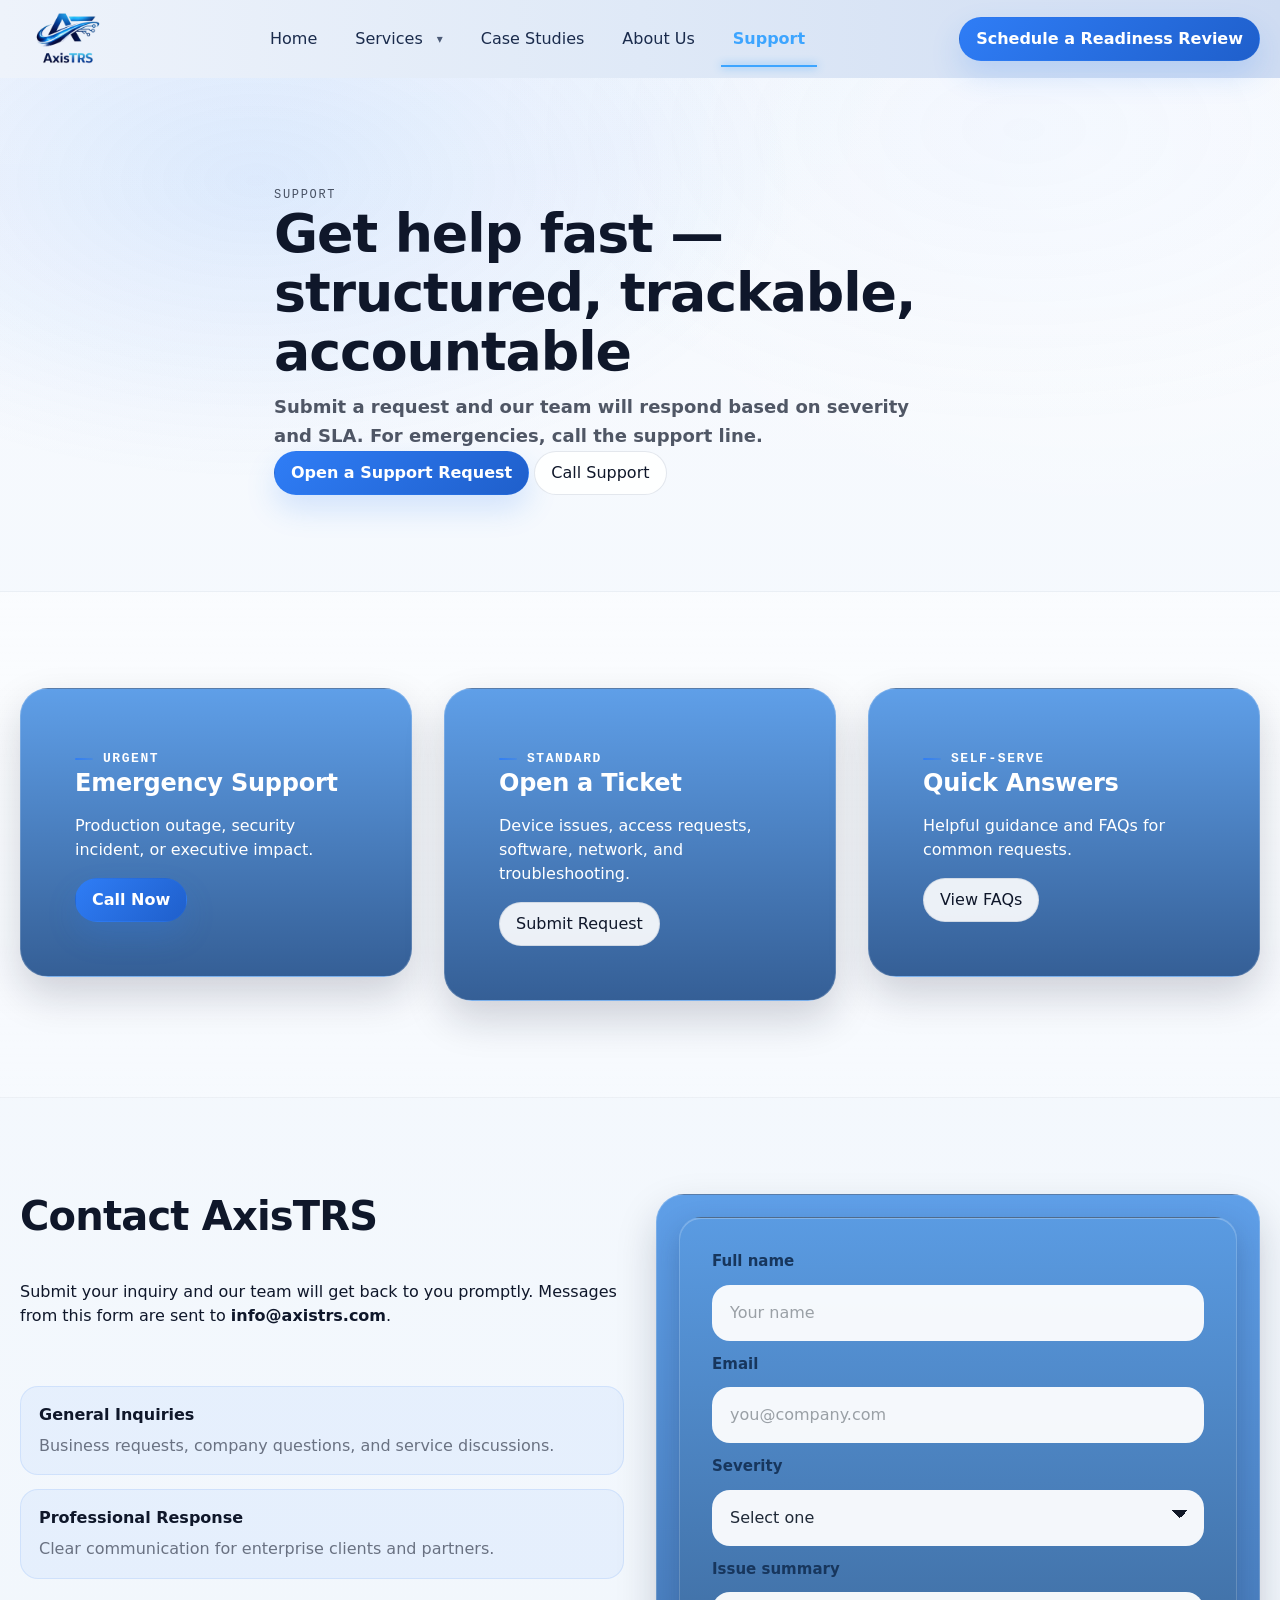
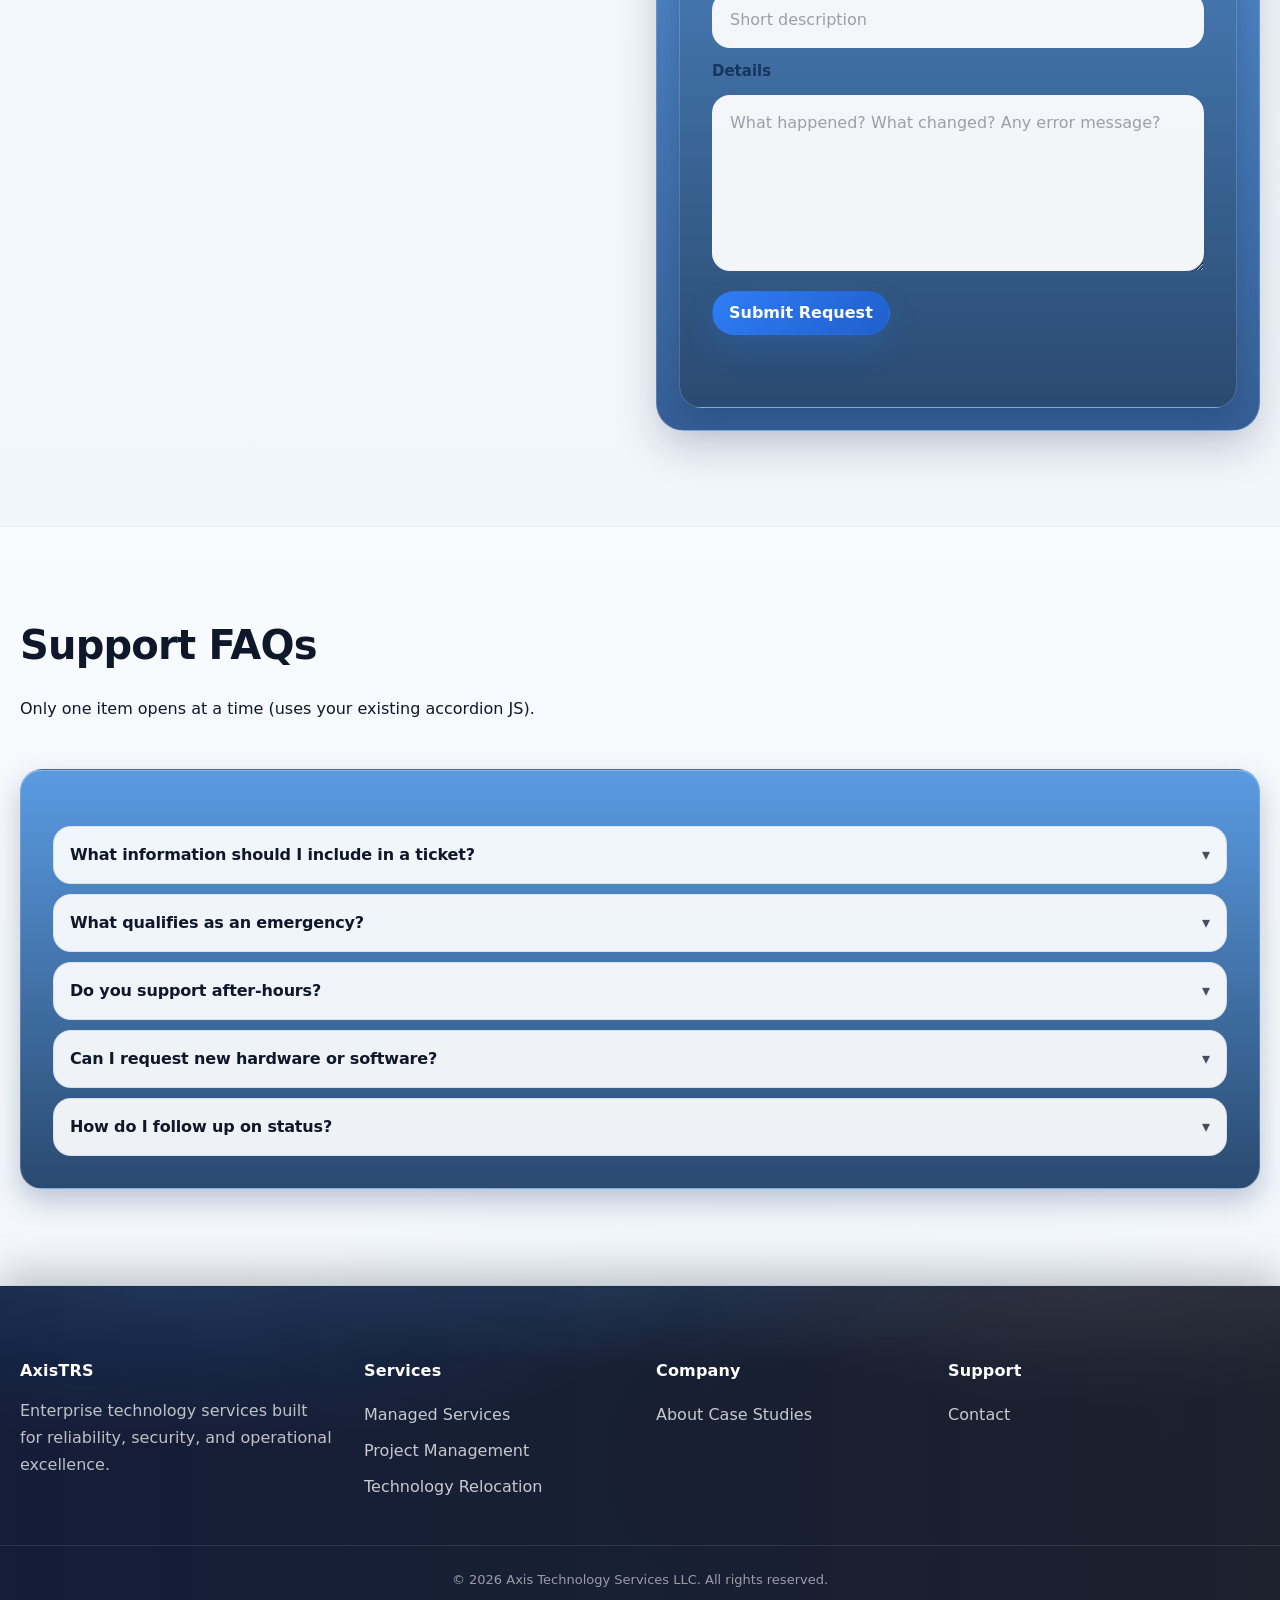
<file: support.html>
<!DOCTYPE html>
<html lang="en">
<head>
  <meta charset="UTF-8" />
  <meta name="viewport" content="width=device-width, initial-scale=1.0" />
  <title>Support | AxisTRS</title>

  <link rel="stylesheet" href="css/styles.css" />
</head>
<body>

  <!-- HEADER -->
   <header class="header">
    <div class="header__bar">
      <div class="container header__inner">
        <!-- Left: logo -->
        <a class="header__brand" href="index.html" aria-label="AxisTRS Home">
  <img class="header__logo" src="assets/axistrs-logo.png" alt="AxisTRS" />
        </a>

        <!-- Center nav -->
        <nav class="nav" aria-label="Primary">
          <ul class="nav__list">
<li><a class="nav__link" href="index.html">Home</a></li>

            <li class="dropdown" aria-expanded="false">
              <a class="nav__link dropdown__trigger" href="services.html" aria-haspopup="true">
                Services <span class="dropdown__chev" aria-hidden="true">▾</span>
              </a>

              <div class="dropdown__menu" role="menu" aria-label="Services menu">
                <a class="dropdown__item" href="services.html#managed">
                  <strong>Managed Services</strong><span></span>
                </a>
                <a class="dropdown__item" href="services.html#project">
                  <strong>Project Management</strong><span></span>
                </a>
                <a class="dropdown__item" href="services.html#transport">
                  <strong>Infrastructure Transport</strong><span></span>
                </a>
                <a class="dropdown__item" href="services.html#relocation">
                  <strong>Technology Relocation</strong><span></span>
                </a>
                <a class="dropdown__item" href="services.html#tech">
                  <strong>Technology Services</strong><span></span>
                </a>
              </div>
            </li>

            <li><a class="nav__link" href="case-studies.html">Case Studies</a></li>
            <li><a class="nav__link" href="about.html">About Us</a></li>
            <li><a class="nav__link active" href="support.html">Support</a></li>
          </ul>
        </nav>


          <a class="btn btn--primary header__cta" href="#cta">Schedule a Readiness Review</a>

          <button class="hamburger" type="button" aria-label="Open menu">
            <span class="hamburger__bars" aria-hidden="true"><span></span><span></span><span></span></span>
          </button>
        </div>
      </div>
    </div>
  </header>

  <!-- Mobile Menu Panel -->
  <div class="mobile" aria-hidden="true">
    <div class="mobile__backdrop" aria-hidden="true"></div>

    <div class="mobile__panel" role="dialog" aria-label="Mobile menu" aria-modal="true">
      <div class="mobile__head">
        <strong>Menu</strong>
        <button class="mobile__close" type="button" aria-label="Close menu">✕</button>
      </div>

      <div class="mobile__body">
        <!-- Services accordion inside menu -->
        <div class="mobile__services" aria-expanded="false">
          <button class="mobile__servicesBtn" type="button">
            Services <span aria-hidden="true">▾</span>
          </button>

          <ul class="mobile__servicesList" aria-label="Services links">
            <li><a class="mobile__servicesItem" href="services.html#managed"><strong>Managed Services</strong><span>MSP / MSSP coverage</span></a></li>
            <li><a class="mobile__servicesItem" href="services.html#project"><strong>Project Management</strong><span>Disciplined delivery</span></a></li>
            <li><a class="mobile__servicesItem" href="services.html#transport"><strong>Infrastructure Transport</strong><span>Secure logistics</span></a></li>
            <li><a class="mobile__servicesItem" href="services.html#relocation"><strong>Technology Relocation</strong><span>Moves + cutovers</span></a></li>
            <li><a class="mobile__servicesItem" href="services.html#tech"><strong>Technology Services</strong><span>Endpoint + network</span></a></li>
          </ul>
        </div>

        <ul class="mobile__list" aria-label="Menu links">
          <li><a class="mobile__link" href="case-studies.html"><strong>Case Studies</strong><span class="mobile__meta">Proof + outcomes</span></a></li>
          <li><a class="mobile__link" href="about.html"><strong>About Us</strong><span class="mobile__meta">Mission + approach</span></a></li>
          <li><a class="mobile__link" href="support.html"><strong>Support</strong><span class="mobile__meta">Get help fast</span></a></li>
        </ul>

        <div class="mobile__ctaRow">
          <a class="btn btn--secondary" href="tel:+12124659002">Call: +1 (212) 465-9002</a>
          <a class="btn btn--primary" href="#cta">Schedule a Readiness Review</a>
        </div>
      </div>
    </div>
  </div>

  <!-- PAGE HERO -->
  <section class="section page-hero">
    <div class="page-hero__bg" aria-hidden="true"></div>
    <div class="container page-hero__inner">
      <p class="eyebrow">Support</p>
      <h1 class="h1">Get help fast — structured, trackable, accountable</h1>
      <p class="p--lg">
        Submit a request and our team will respond based on severity and SLA.
        For emergencies, call the support line.
      </p>

      <div class="page-hero__actions">
        <a class="btn btn--primary" href="#support-form">Open a Support Request</a>
        <a class="btn btn--secondary" href="tel:+12124659002">Call Support</a>
      </div>
    </div>
  </section>

  <!-- SUPPORT OPTIONS -->
  <section class="section section--light">
    <div class="container">
      <div class="grid grid--3 support-grid">
        <article class="card support-card">
          <div class="card__inner">
            <p class="kicker">Urgent</p>
            <h3 class="h3">Emergency Support</h3>
            <p class="p">Production outage, security incident, or executive impact.</p>
            <a class="btn btn--primary" href="tel:+12124659002">Call Now</a>
          </div>
        </article>

        <article class="card support-card">
          <div class="card__inner">
            <p class="kicker">Standard</p>
            <h3 class="h3">Open a Ticket</h3>
            <p class="p">Device issues, access requests, software, network, and troubleshooting.</p>
            <a class="btn btn--secondary" href="#support-form">Submit Request</a>
          </div>
        </article>

        <article class="card support-card">
          <div class="card__inner">
            <p class="kicker">Self-serve</p>
            <h3 class="h3">Quick Answers</h3>
            <p class="p">Helpful guidance and FAQs for common requests.</p>
            <a class="btn btn--secondary" href="#support-faq">View FAQs</a>
          </div>
        </article>
      </div>
    </div>
  </section>

    <!-- SUPPORT FORM -->
  <section class="section" id="support-form">
    <div class="container">
      <div class="grid grid--2 support-split">
        <div class="stack">
          <h2 class="h2">Contact AxisTRS</h2>
          <p class="p">
            Submit your inquiry and our team will get back to you promptly.
            Messages from this form are sent to <strong>info@axistrs.com</strong>.
          </p>

          <div class="support-highlights">
            <div class="support-highlight">
              <strong>General Inquiries</strong>
              <span>Business requests, company questions, and service discussions.</span>
            </div>
            <div class="support-highlight">
              <strong>Professional Response</strong>
              <span>Clear communication for enterprise clients and partners.</span>
            </div>
          </div>
        </div>

        <div class="support-card">
          <form
            id="axistrs-contact-form"
            class="support-form"
            action="https://formspree.io/f/mkoqznrv"
            method="POST"
          >
            <input
              type="hidden"
              name="_subject"
              value="New inquiry from AxisTRS website"
            />

            <label for="full-name">Full name</label>
            <input
              id="full-name"
              name="full_name"
              type="text"
              placeholder="Your name"
              required
            />

            <label for="email">Email</label>
            <input
              id="email"
              name="email"
              type="email"
              placeholder="you@company.com"
              required
            />

            <label for="severity">Severity</label>
            <select id="severity" name="severity" required>
              <option value="">Select one</option>
              <option value="General Inquiry">General Inquiry</option>
              <option value="Low">Low</option>
              <option value="Medium">Medium</option>
              <option value="High">High</option>
              <option value="Critical">Critical</option>
            </select>

            <label for="issue-summary">Issue summary</label>
            <input
              id="issue-summary"
              name="issue_summary"
              type="text"
              placeholder="Short description"
              required
            />

            <label for="details">Details</label>
            <textarea
              id="details"
              name="details"
              rows="6"
              placeholder="What happened? What changed? Any error message?"
              required
            ></textarea>

            <button type="submit" class="btn btn--primary">Submit Request</button>
            <p id="form-status" class="form-status"></p>
          </form>
        </div>
      </div>
    </div>
  </section>

  <!-- SUPPORT FAQ -->
  <section class="section section--light" id="support-faq">
    <div class="container">
      <div class="services__head">
        <h2 class="h2">Support FAQs</h2>
        <p class="p">Only one item opens at a time (uses your existing accordion JS).</p>
      </div>

      <div class="faq">
        <div class="faq__inner">
          <div class="accordion">
            <div class="accordion__item" aria-expanded="false">
              <button class="accordion__button" type="button">
                <span class="accordion__q">What information should I include in a ticket?</span>
                <span class="accordion__icon" aria-hidden="true">▾</span>
              </button>
              <div class="accordion__panel">
                <div class="accordion__panelInner">
                  Include the device name/asset tag, location, exact error text, screenshots, when it started, and what changed.
                </div>
              </div>
            </div>

            <div class="accordion__item" aria-expanded="false">
              <button class="accordion__button" type="button">
                <span class="accordion__q">What qualifies as an emergency?</span>
                <span class="accordion__icon" aria-hidden="true">▾</span>
              </button>
              <div class="accordion__panel">
                <div class="accordion__panelInner">
                  Production outages, security incidents, executive impact, or widespread business interruption.
                </div>
              </div>
            </div>

            <div class="accordion__item" aria-expanded="false">
              <button class="accordion__button" type="button">
                <span class="accordion__q">Do you support after-hours?</span>
                <span class="accordion__icon" aria-hidden="true">▾</span>
              </button>
              <div class="accordion__panel">
                <div class="accordion__panelInner">
                  Add your availability policy here (24/7, on-call, or business hours + escalation).
                </div>
              </div>
            </div>

            <div class="accordion__item" aria-expanded="false">
              <button class="accordion__button" type="button">
                <span class="accordion__q">Can I request new hardware or software?</span>
                <span class="accordion__icon" aria-hidden="true">▾</span>
              </button>
              <div class="accordion__panel">
                <div class="accordion__panelInner">
                  Yes. Submit a request with business justification and your manager approval requirements (if applicable).
                </div>
              </div>
            </div>

            <div class="accordion__item" aria-expanded="false">
              <button class="accordion__button" type="button">
                <span class="accordion__q">How do I follow up on status?</span>
                <span class="accordion__icon" aria-hidden="true">▾</span>
              </button>
              <div class="accordion__panel">
                <div class="accordion__panelInner">
                  Add your process here (ticket portal, email updates, or support phone line).
                </div>
              </div>
            </div>

          </div>
        </div>
      </div>

    </div>
  </section>

 
<footer class="footer">

<div class="container footer-grid">

<div>

<h4>AxisTRS</h4>

<p>
Enterprise technology services built for reliability,
security, and operational excellence.
</p>

</div>


<div>

<h4>Services</h4>

<a href="services.html">Managed Services</a>
<a href="services.html">Project Management</a>
<a href="services.html">Technology Relocation</a>

</div>


<div>

<h4>Company</h4>

<a href="about.html">About</a>
<a href="case-studies.html">Case Studies</a>

</div>


<div>

<h4>Support</h4>

<a href="support.html">Contact</a>

</div>


</div>

<div class="footer-bottom">

© 2026 Axis Technology Services LLC. All rights reserved.
</div>

</footer>

  <script src="js/main.js"></script>
</body>

</html>
</file>
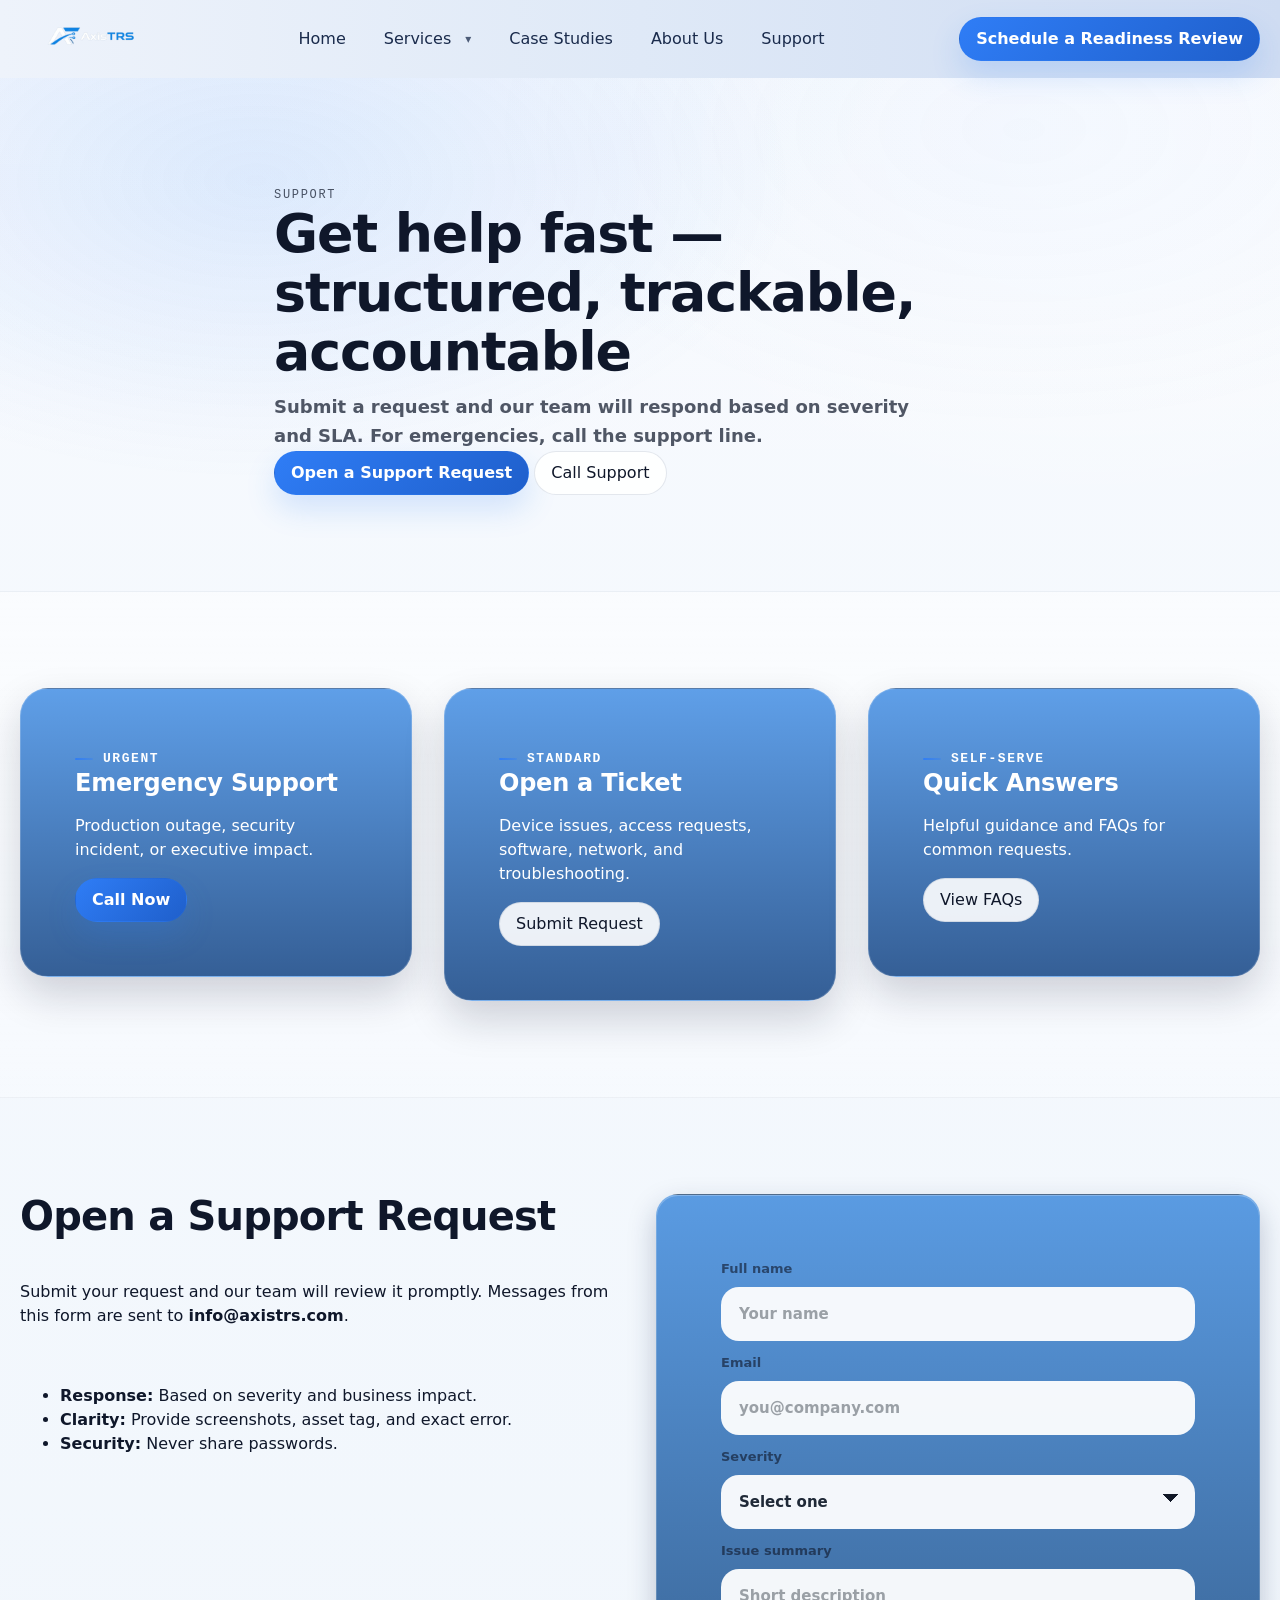
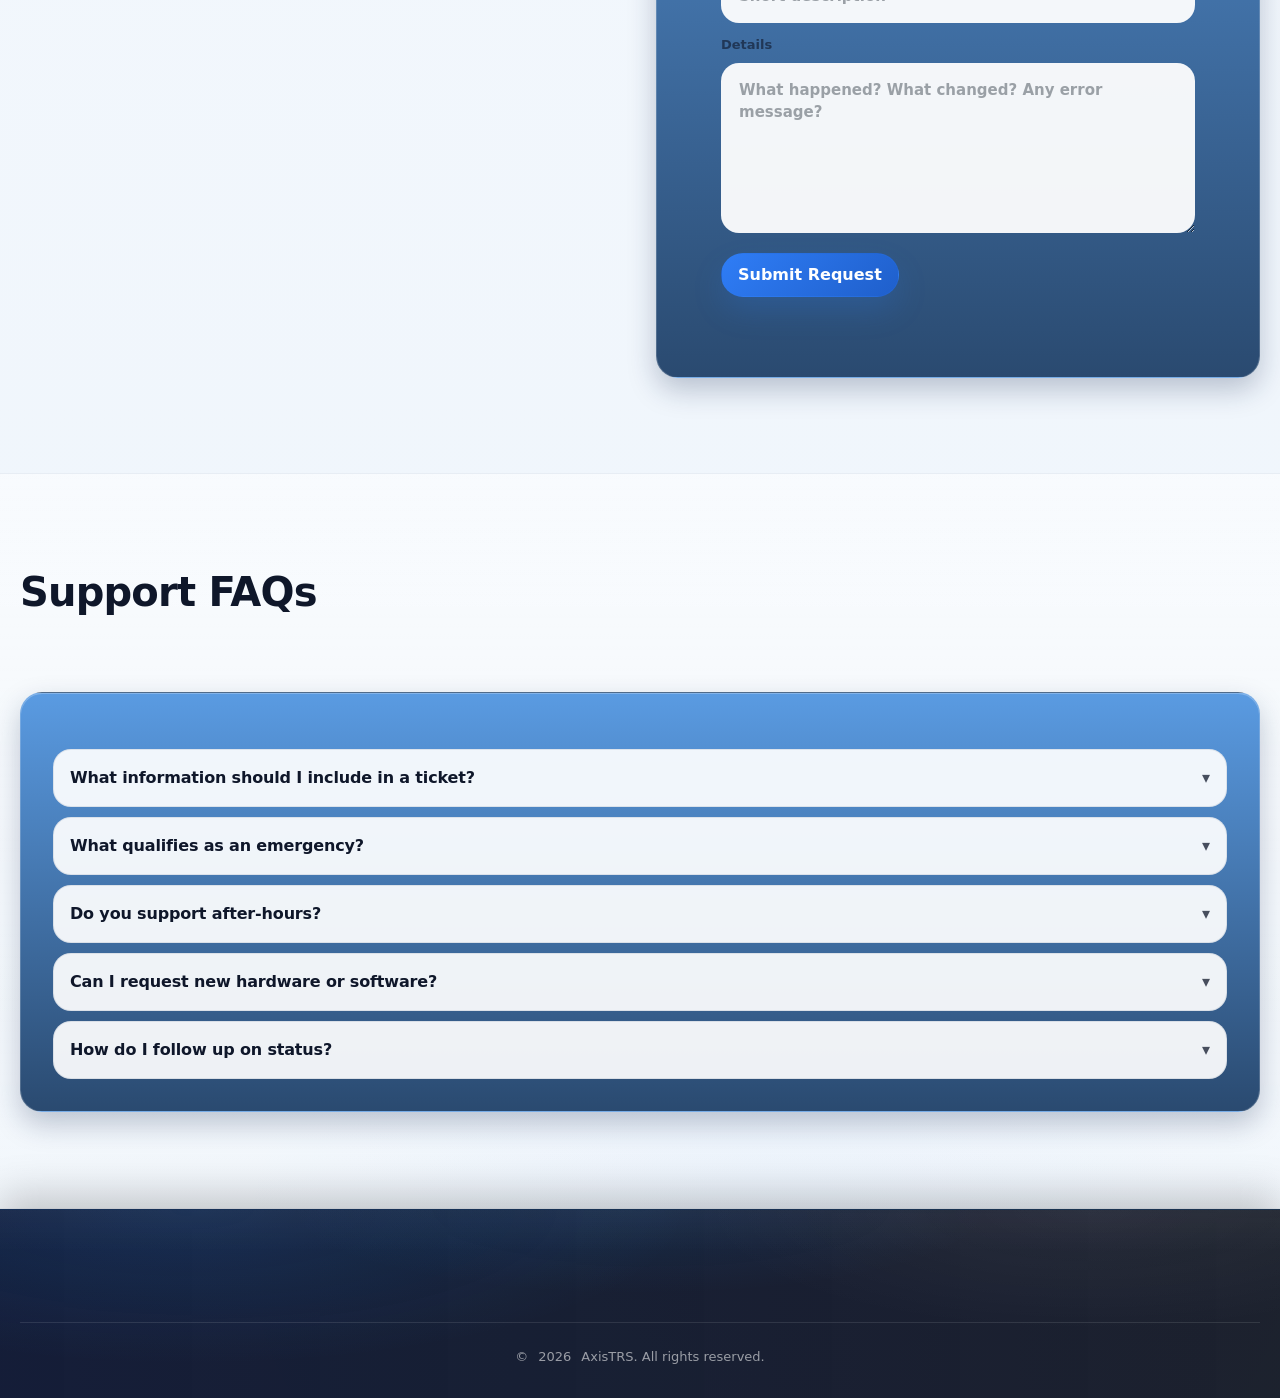
<file: Support.html>
<!DOCTYPE html>
<html lang="en">
<head>
  <meta charset="UTF-8" />
  <meta name="viewport" content="width=device-width, initial-scale=1.0" />
  <title>Support | AxisTRS</title>

  <link rel="stylesheet" href="css/styles.css" />
</head>
<body>

  <!-- HEADER -->
  <header class="header">
    <div class="header__bar">
      <div class="container header__inner">
        <!-- Left: logo -->
        <a class="header__brand" href="index.html" aria-label="AxisTRS Home">
          <img class="header__logo" src="assets/logo.png" alt="AxisTRS" />
        </a>

        <!-- Center nav -->
        <nav class="nav" aria-label="Primary">
          <ul class="nav__list">
            <li><a class="nav__link" href="index.html">Home</a></li>

            <li class="dropdown" aria-expanded="false">
              <a class="nav__link dropdown__trigger" href="services.html" aria-haspopup="true">
                Services <span class="dropdown__chev" aria-hidden="true">▾</span>
              </a>

              <div class="dropdown__menu" role="menu" aria-label="Services menu">
                <a class="dropdown__item" href="services.html#managed">
                  <strong>Managed Services</strong><span>MSP / MSSP coverage</span>
                </a>
                <a class="dropdown__item" href="services.html#project">
                  <strong>Project Management</strong><span>Disciplined delivery</span>
                </a>
                <a class="dropdown__item" href="services.html#transport">
                  <strong>Infrastructure Transport</strong><span>Secure logistics</span>
                </a>
                <a class="dropdown__item" href="services.html#relocation">
                  <strong>Technology Relocation</strong><span>Moves + cutovers</span>
                </a>
                <a class="dropdown__item" href="services.html#tech">
                  <strong>Technology Services</strong><span>Endpoint + network</span>
                </a>
              </div>
            </li>

            <li><a class="nav__link" href="case-studies.html">Case Studies</a></li>
            <li><a class="nav__link" href="about.html">About Us</a></li>
            <li><a class="nav__link" href="support.html">Support</a></li>
          </ul>
        </nav>

        <a class="btn btn--primary header__cta" href="#cta">Schedule a Readiness Review</a>

        <button class="hamburger" type="button" aria-label="Open menu">
          <span class="hamburger__bars" aria-hidden="true"><span></span><span></span><span></span></span>
        </button>
      </div>
    </div>
  </header>

  <!-- Mobile Menu Panel -->
  <div class="mobile" aria-hidden="true">
    <div class="mobile__backdrop" aria-hidden="true"></div>

    <div class="mobile__panel" role="dialog" aria-label="Mobile menu" aria-modal="true">
      <div class="mobile__head">
        <strong>Menu</strong>
        <button class="mobile__close" type="button" aria-label="Close menu">✕</button>
      </div>

      <div class="mobile__body">
        <div class="mobile__services" aria-expanded="false">
          <button class="mobile__servicesBtn" type="button">
            Services <span aria-hidden="true">▾</span>
          </button>

          <ul class="mobile__servicesList" aria-label="Services links">
            <li><a class="mobile__servicesItem" href="services.html#managed"><strong>Managed Services</strong><span>MSP / MSSP coverage</span></a></li>
            <li><a class="mobile__servicesItem" href="services.html#project"><strong>Project Management</strong><span>Disciplined delivery</span></a></li>
            <li><a class="mobile__servicesItem" href="services.html#transport"><strong>Infrastructure Transport</strong><span>Secure logistics</span></a></li>
            <li><a class="mobile__servicesItem" href="services.html#relocation"><strong>Technology Relocation</strong><span>Moves + cutovers</span></a></li>
            <li><a class="mobile__servicesItem" href="services.html#tech"><strong>Technology Services</strong><span>Endpoint + network</span></a></li>
          </ul>
        </div>

        <ul class="mobile__list" aria-label="Menu links">
          <li><a class="mobile__link" href="case-studies.html"><strong>Case Studies</strong><span class="mobile__meta">Proof + outcomes</span></a></li>
          <li><a class="mobile__link" href="about.html"><strong>About Us</strong><span class="mobile__meta">Mission + approach</span></a></li>
          <li><a class="mobile__link" href="support.html"><strong>Support</strong><span class="mobile__meta">Get help fast</span></a></li>
        </ul>

        <div class="mobile__ctaRow">
          <a class="btn btn--secondary" href="tel:+12124659002">Call: +1 (212) 465-9002</a>
          <a class="btn btn--primary" href="#cta">Schedule a Readiness Review</a>
        </div>
      </div>
    </div>
  </div>

  <!-- PAGE HERO -->
  <section class="section page-hero">
    <div class="page-hero__bg" aria-hidden="true"></div>
    <div class="container page-hero__inner">
      <p class="eyebrow">Support</p>
      <h1 class="h1">Get help fast — structured, trackable, accountable</h1>
      <p class="p--lg">
        Submit a request and our team will respond based on severity and SLA.
        For emergencies, call the support line.
      </p>

      <div class="page-hero__actions">
        <a class="btn btn--primary" href="#support-form">Open a Support Request</a>
        <a class="btn btn--secondary" href="tel:+12124659002">Call Support</a>
      </div>
    </div>
  </section>

  <!-- SUPPORT OPTIONS -->
  <section class="section section--light">
    <div class="container">
      <div class="grid grid--3 support-grid">
        <article class="card support-card">
          <div class="card__inner">
            <p class="kicker">Urgent</p>
            <h3 class="h3">Emergency Support</h3>
            <p class="p">Production outage, security incident, or executive impact.</p>
            <a class="btn btn--primary" href="tel:+12124659002">Call Now</a>
          </div>
        </article>

        <article class="card support-card">
          <div class="card__inner">
            <p class="kicker">Standard</p>
            <h3 class="h3">Open a Ticket</h3>
            <p class="p">Device issues, access requests, software, network, and troubleshooting.</p>
            <a class="btn btn--secondary" href="#support-form">Submit Request</a>
          </div>
        </article>

        <article class="card support-card">
          <div class="card__inner">
            <p class="kicker">Self-serve</p>
            <h3 class="h3">Quick Answers</h3>
            <p class="p">Helpful guidance and FAQs for common requests.</p>
            <a class="btn btn--secondary" href="#support-faq">View FAQs</a>
          </div>
        </article>
      </div>
    </div>
  </section>

  <!-- SUPPORT FORM -->
  <section class="section" id="support-form">
    <div class="container">
      <div class="grid grid--2 support-split">
        <div class="stack">
          <h2 class="h2">Open a Support Request</h2>
          <p class="p">
            Submit your request and our team will review it promptly.
            Messages from this form are sent to <strong>info@axistrs.com</strong>.
          </p>

          <ul class="list">
            <li><strong>Response:</strong> Based on severity and business impact.</li>
            <li><strong>Clarity:</strong> Provide screenshots, asset tag, and exact error.</li>
            <li><strong>Security:</strong> Never share passwords.</li>
          </ul>
        </div>

        <form
          id="axistrs-contact-form"
          class="card support-form"
          action="https://formspree.io/f/mkoqznrv"
          method="POST"
        >
          <div class="card__inner">
            <input type="hidden" name="_subject" value="New inquiry from AxisTRS website" />

            <label class="field">
              <span class="field__label">Full name</span>
              <input class="input input--block" type="text" name="name" placeholder="Your name" required />
            </label>

            <label class="field">
              <span class="field__label">Email</span>
              <input class="input input--block" type="email" name="email" placeholder="you@company.com" required />
            </label>

            <label class="field">
              <span class="field__label">Severity</span>
              <select class="input input--block" name="severity" required>
                <option value="">Select one</option>
                <option value="Emergency (Outage / Security / Executive)">Emergency (Outage / Security / Executive)</option>
                <option value="High (Multiple users impacted)">High (Multiple users impacted)</option>
                <option value="Normal (Single user issue)">Normal (Single user issue)</option>
                <option value="Low (Question / Request)">Low (Question / Request)</option>
              </select>
            </label>

            <label class="field">
              <span class="field__label">Issue summary</span>
              <input class="input input--block" type="text" name="summary" placeholder="Short description" required />
            </label>

            <label class="field">
              <span class="field__label">Details</span>
              <textarea class="input input--block" name="details" rows="5" placeholder="What happened? What changed? Any error message?" required></textarea>
            </label>

            <button class="btn btn--primary" type="submit">Submit Request</button>
            <p id="form-status" class="p" style="margin-top:12px;"></p>
          </div>
        </form>
      </div>
    </div>
  </section>

  <!-- SUPPORT FAQ -->
  <section class="section section--light" id="support-faq">
    <div class="container">
      <div class="services__head">
        <h2 class="h2">Support FAQs</h2>
        <p class="p"></p>
      </div>

      <div class="faq">
        <div class="faq__inner">
          <div class="accordion">
            <div class="accordion__item" aria-expanded="false">
              <button class="accordion__button" type="button">
                <span class="accordion__q">What information should I include in a ticket?</span>
                <span class="accordion__icon" aria-hidden="true">▾</span>
              </button>
              <div class="accordion__panel">
                <div class="accordion__panelInner">
                  Include the device name/asset tag, location, exact error text, screenshots, when it started, and what changed.
                </div>
              </div>
            </div>

            <div class="accordion__item" aria-expanded="false">
              <button class="accordion__button" type="button">
                <span class="accordion__q">What qualifies as an emergency?</span>
                <span class="accordion__icon" aria-hidden="true">▾</span>
              </button>
              <div class="accordion__panel">
                <div class="accordion__panelInner">
                  Production outages, security incidents, executive impact, or widespread business interruption.
                </div>
              </div>
            </div>

            <div class="accordion__item" aria-expanded="false">
              <button class="accordion__button" type="button">
                <span class="accordion__q">Do you support after-hours?</span>
                <span class="accordion__icon" aria-hidden="true">▾</span>
              </button>
              <div class="accordion__panel">
                <div class="accordion__panelInner">
                  Add your availability policy here (24/7, on-call, or business hours + escalation).
                </div>
              </div>
            </div>

            <div class="accordion__item" aria-expanded="false">
              <button class="accordion__button" type="button">
                <span class="accordion__q">Can I request new hardware or software?</span>
                <span class="accordion__icon" aria-hidden="true">▾</span>
              </button>
              <div class="accordion__panel">
                <div class="accordion__panelInner">
                  Yes. Submit a request with business justification and your manager approval requirements (if applicable).
                </div>
              </div>
            </div>

            <div class="accordion__item" aria-expanded="false">
              <button class="accordion__button" type="button">
                <span class="accordion__q">How do I follow up on status?</span>
                <span class="accordion__icon" aria-hidden="true">▾</span>
              </button>
              <div class="accordion__panel">
                <div class="accordion__panelInner">
                  Add your process here (ticket portal, email updates, or support phone line).
                </div>
              </div>
            </div>

          </div>
        </div>
      </div>
    </div>
  </section>

  <footer class="footer">
    <div class="container footer__bottom">
      © <span id="year"></span> AxisTRS. All rights reserved.
    </div>
  </footer>

  <script src="js/main.js"></script>

  <script>
    const form = document.getElementById("axistrs-contact-form");
    const status = document.getElementById("form-status");

    if (form && status) {
      form.addEventListener("submit", async function (e) {
        e.preventDefault();

        status.textContent = "Submitting your request...";

        try {
          const response = await fetch(form.action, {
            method: "POST",
            body: new FormData(form),
            headers: {
              Accept: "application/json"
            }
          });

          if (response.ok) {
            form.reset();
            status.textContent = "Thank you. Your request has been submitted successfully.";
          } else {
            status.textContent = "Something went wrong. Please try again.";
          }
        } catch (error) {
          status.textContent = "Unable to submit right now. Please try again later.";
        }
      });
    }
  </script>
</body>
</html>
</file>
<file: css/styles.css>
/* /css/styles.css
   =========================================================
   AxisTRS — FULL COMPLETE CSS (WHITE / CLEAN / FIXED)
   - White premium enterprise theme
   - Fixed hero background image setup
   - Works across all pages
   - Includes responsive breakpoints, animations, counters,
     accordions, dropdown, mobile panel, cards, grids, forms, footer
   ========================================================= */

/* -----------------------------
   1) Variables
------------------------------ */
:root{
  /* Brand */
  --brand-navy: #1f3f68;
  --brand-blue: #2f7df6;

  /* Neutrals */
  --bg: #f7fafe;
  --bg2: #edf4fb;
  --surface: rgba(255,255,255,.86);
  --surface2: rgba(255,255,255,.96);
  --border: rgba(31,63,104,.12);
  --text: #0f172a;
  --text2: rgba(15,23,42,.78);
  --muted: rgba(15,23,42,.58);

  /* Layout */
  --container: 1240px;
  --header-h: 72px;
  --anchor-offset: 96px;

  /* Radius */
  --r1: 12px;
  --r2: 16px;
  --r3: 22px;
  --pill: 999px;

  /* Shadow */
  --shadow1: 0 12px 30px rgba(15,23,42,.08);
  --shadow2: 0 18px 52px rgba(15,23,42,.12);

  /* Spacing */
  --s1: 4px;
  --s2: 8px;
  --s3: 12px;
  --s4: 16px;
  --s5: 20px;
  --s6: 24px;
  --s7: 32px;
  --s8: 40px;
  --s9: 56px;
  --s10: 72px;
  --s11: 96px;

  /* Type */
  --ff: ui-sans-serif, system-ui, -apple-system, Segoe UI, Roboto, Helvetica, Arial, "Apple Color Emoji","Segoe UI Emoji";
  --mono: ui-monospace, SFMono-Regular, Menlo, Monaco, Consolas, "Liberation Mono","Courier New", monospace;

  /* Motion */
  --ease: cubic-bezier(.2,.9,.2,1);
  --dur: 180ms;
}

/* -----------------------------
   2) Base / Reset
------------------------------ */
*,
*::before,
*::after{ box-sizing:border-box; }

html{ scroll-behavior:smooth; }

body{
  margin:0;
  font-family: var(--ff);
  color: var(--text);
  background:
    radial-gradient(1100px 700px at 20% 0%, rgba(47,125,246,.08), transparent 60%),
    radial-gradient(900px 650px at 85% 5%, rgba(255,255,255,.85), transparent 55%),
    radial-gradient(900px 650px at 60% 95%, rgba(47,125,246,.05), transparent 60%),
    linear-gradient(180deg, var(--bg) 0%, var(--bg2) 100%);
  min-height:100vh;
  line-height:1.5;
}

img, svg{ display:block; max-width:100%; height:auto; }
a{ color:inherit; text-decoration:none; }
button{ font:inherit; }
input, select, textarea{ font:inherit; }

:focus-visible{
  outline: 2px solid rgba(47,125,246,.92);
  outline-offset: 3px;
  border-radius: 12px;
}

::selection{ background: rgba(47,125,246,.20); }

/* Sticky header anchor safety */
[id]{ scroll-margin-top: var(--anchor-offset); }

/* -----------------------------
   3) Layout Utilities
------------------------------ */
.container{
  width: min(100% - 32px, var(--container));
  margin-inline:auto;
}

.section{
  padding: var(--s10) 0;
  position: relative;
}

.section--tight{ padding: var(--s9) 0; }

.section--light{
  background: linear-gradient(180deg, rgba(255,255,255,.55), rgba(255,255,255,.28));
  border-top: 1px solid rgba(31,63,104,.06);
  border-bottom: 1px solid rgba(31,63,104,.06);
}

.stack{ display:flex; flex-direction:column; gap: var(--s6); }
.stack--sm{ gap: var(--s4); }
.stack--lg{ gap: var(--s8); }

.grid{ display:grid; gap: var(--s6); }
.grid--2{ grid-template-columns: 1fr; }
.grid--3{ grid-template-columns: 1fr; }
.grid--4{ grid-template-columns: 1fr; }

/* Typography helpers */
.kicker{
  display:inline-flex;
  align-items:center;
  gap:10px;
  font-family: var(--mono);
  font-size:13px;
  font-weight:600;
  letter-spacing:.12em;
  text-transform:uppercase;
  color: rgba(15,23,42,.75);
  margin:0;
}
.kicker::before{
  content:"";
  width: 18px;
  height: 2px;
  border-radius: 99px;
  background: linear-gradient(90deg, var(--brand-blue), rgba(47,125,246,.35));
  opacity: .95;
}

.eyebrow{
  font-family: var(--mono);
  font-size: 12px;
  letter-spacing: .14em;
  text-transform: uppercase;
  color: rgba(15,23,42,.62);
  margin: 0;
}

.h1{
  margin:0;
  font-size: clamp(30px, 4.6vw, 56px);
  line-height: 1.08;
  letter-spacing: -0.02em;
  color: var(--text);
}
.h2{
  margin:0;
  font-size: clamp(24px, 3.2vw, 40px);
  line-height: 1.14;
  letter-spacing: -0.02em;
  color: var(--text);
}
.h3{
  margin:0;
  font-size: clamp(18px, 2.2vw, 24px);
  line-height: 1.2;
  letter-spacing: -0.01em;
  color: var(--text);
}

.p--lg{
  margin-top: 24px;
  font-size: 20px;
  font-weight: 600;
  color: rgba(15,23,42,.78);
  max-width: 640px;
  line-height: 1.6;
}.p--lg{
  margin-top: 24px;
  font-size: clamp(18px, 1.2vw, 22px);
  color: rgba(15,23,42,.78);
  max-width: 640px;
  line-height: 1.6;
}

/* -----------------------------
   4) Buttons / Links
------------------------------ */
.btn{
  display:inline-flex;
  align-items:center;
  justify-content:center;
  min-height:44px;
  padding: 0 16px;
  border-radius: var(--pill);
  border: 1px solid rgba(31,63,104,.12);
  background: rgba(255,255,255,.85);
  color: var(--text);
  cursor:pointer;
  transition: transform var(--dur) var(--ease),
              background var(--dur) var(--ease),
              border-color var(--dur) var(--ease),
              box-shadow var(--dur) var(--ease);
  user-select:none;
}

.btn:hover{
  transform: translateY(-1px);
  background: rgba(255,255,255,.98);
  border-color: rgba(31,63,104,.16);
  box-shadow: 0 10px 24px rgba(15,23,42,.10);
}
.btn:active{ transform: translateY(0); }

.btn-primary,
.btn--primary{
  background: linear-gradient(135deg, #2f7df6, #1f5fcb);
  border-color: rgba(47,125,246,.14);
  color: #fff;
  font-weight: 800;
  box-shadow: 0 14px 30px rgba(47,125,246,.18);
}

.btn-outline,
.btn--secondary{
  background: rgba(255,255,255,.90);
  border-color: rgba(31,63,104,.12);
  color: var(--text);
}

.link{
  display:inline-flex;
  align-items:center;
  gap: 8px;
  min-height:44px;
  padding: 10px 0;
  color: var(--text2);
  transition: opacity var(--dur) var(--ease), transform var(--dur) var(--ease);
}
.link:hover{ opacity:.95; transform: translateY(-1px); }
.link__arrow{ opacity:.75; }

/* -----------------------------
   5) Cards
------------------------------ */
.card{
  position: relative;
  background: rgba(255,255,255,.84);
  border: 1px solid var(--border);
  border-radius: var(--r3);
  box-shadow: var(--shadow1);
  overflow:hidden;
}
.card__inner{ padding: var(--s7); }

/* -----------------------------
   6) Header / Nav / Dropdown
------------------------------ */
.header{
  position: sticky;
  top: 0;
  z-index: 1000;
  height: var(--header-h);
}

.header{
  background: linear-gradient(
    90deg,
    #eef3fb 0%,
    #dfe9f7 50%,
    #cfdcf2 100%
  );
}
.header__bar.is-scrolled{
  box-shadow: 0 12px 28px rgba(0,0,0,.38);
}

/* Header inner */
.header__inner{
  height: var(--header-h);
  display:flex;
  align-items:center;
  justify-content:space-between;
  gap: var(--s4);
}

.header__brand,
.logo{
  display:flex;
  align-items:center;
  min-height:90px;
}

.header__logo{
  height:96px;
  width:auto;
}

/* Desktop nav */
.nav{
  display:none;
}

.nav__list{
  list-style:none;
  margin:0;
  padding:0;
  display:flex;
  align-items:center;
  gap:14px;
}

/* Navigation links */
.nav__link,
.nav a{
  display:inline-flex;
  align-items:center;
  justify-content:center;
  min-height:44px;
  padding:0 12px;
  border-radius:var(--pill);
  color:#1a2b4c;
  font-weight:500;
  transition: background var(--dur) var(--ease),
              color var(--dur) var(--ease),
              box-shadow var(--dur) var(--ease);
}

/* Hover state */
.nav__link:hover,
.nav a:hover{
  background:rgba(47,125,246,.08);
  color:#2f7df6;
}

/* Active page */
.nav__link[aria-current="page"],
.nav a[aria-current="page"]{
  background:rgba(47,125,246,.12);
  border:1px solid rgba(47,125,246,.18);
  color:#2f7df6;
}

/* Dropdown arrow */
.dropdown__chev{
  margin-left:6px;
  font-size:.75rem;
}
/* Right side */
.header__right{
  display:flex;
  align-items:center;
  gap: var(--s3);
}
.header__phone{
  display:none;
  align-items:center;
  gap: 10px;
  padding: 0 10px;
  min-height:44px;
  border-radius: var(--pill);
  border: 1px solid transparent;
  color: var(--text2);
}
.header__phone:hover{
  border-color: rgba(31,63,104,.12);
  background: rgba(47,125,246,.05);
}
.header__phone-dot{
  width: 8px;
  height: 8px;
  border-radius: 99px;
  background: linear-gradient(90deg, var(--brand-blue), rgba(47,125,246,.45));
  box-shadow: 0 0 0 4px rgba(47,125,246,.10);
}
.header__cta{ display:none; }

/* Hamburger (mobile) */
.hamburger{
  display:inline-flex;
  align-items:center;
  justify-content:center;
  width:44px;
  height:44px;
  border-radius: var(--pill);
  border: 1px solid rgba(31,63,104,.12);
  background: rgba(255,255,255,.88);
  cursor:pointer;
  transition: background var(--dur) var(--ease), transform var(--dur) var(--ease);
}
.hamburger:hover{
  background: rgba(255,255,255,.98);
  transform: translateY(-1px);
}
.hamburger__bars{
  width: 18px;
  height: 12px;
  position: relative;
}
.hamburger__bars span{
  position:absolute;
  left:0;
  right:0;
  height:2px;
  border-radius:99px;
  background: var(--text);
}
.hamburger__bars span:nth-child(1){ top:0; }
.hamburger__bars span:nth-child(2){ top:5px; opacity:.82; }
.hamburger__bars span:nth-child(3){ bottom:0; opacity:.72; }

/* Dropdown */
.dropdown{ position:relative; }

.dropdown__trigger{ gap:8px; }
.dropdown__chev{ opacity:.75; }

.dropdown__menu{
  position:absolute;
  top: calc(100% + 12px);
  left: 0;
  width: 300px;
  padding: 10px;
  border-radius: 18px;
  background: rgba(255,255,255,.96);
  backdrop-filter: blur(18px);
  -webkit-backdrop-filter: blur(18px);
  border: 1px solid rgba(31,63,104,.10);
  box-shadow: 0 24px 70px rgba(15,23,42,.12);
  transform-origin: top left;
  transform: translateY(-6px) scale(.98);
  opacity:0;
  pointer-events:none;
  transition: opacity 160ms var(--ease), transform 160ms var(--ease);
  z-index:1200;
}

.dropdown[aria-expanded="true"] .dropdown__menu{
  opacity:1;
  transform: translateY(0) scale(1);
  pointer-events:auto;
}

.dropdown__item{
  display:flex;
  flex-direction:column;
  gap:4px;
  padding:12px 12px;
  border-radius:14px;
  min-height:44px;
  border:1px solid transparent;
  transition: background 160ms var(--ease), border-color 160ms var(--ease), transform 160ms var(--ease);
}

.dropdown__item:hover{
  background: rgba(47,125,246,.06);
  border-color: rgba(47,125,246,.10);
  transform: translateY(-1px);
}

.dropdown__item strong{
  font-size:15px;
  font-weight:800;
  letter-spacing:-0.01em;
  color: var(--text);
}

.dropdown__item span{
  font-size:13px;
  color: rgba(15,23,42,.62);
}

.dropdown__menu a + a{
  position:relative;
}

.dropdown__menu a + a::before{
  content:"";
  position:absolute;
  left:12px;
  right:12px;
  top:-6px;
  height:1px;
  background: rgba(31,63,104,.06);
}

.dropdown[aria-expanded="true"] .dropdown__trigger{
  background: rgba(47,125,246,.08);
  border: 1px solid rgba(47,125,246,.14);
  color: var(--brand-blue);
}

/* -----------------------------
   7) Mobile Menu Panel
------------------------------ */
.mobile{
  position: fixed;
  inset: 0;
  z-index: 1100;
  display:none;
}
.mobile[aria-hidden="false"]{ display:block; }

.mobile__backdrop{
  position:absolute;
  inset:0;
  background: rgba(15,23,42,.18);
  backdrop-filter: blur(6px);
}

.mobile__panel{
  position:absolute;
  top:0;
  left:0;
  right:0;
  max-height: 92vh;
  overflow:auto;
  background: rgba(255,255,255,.97);
  border-bottom: 1px solid rgba(31,63,104,.10);
  box-shadow: 0 18px 52px rgba(15,23,42,.12);
  border-radius: 0 0 22px 22px;
  transform: translateY(-10px);
  animation: mobileDrop var(--dur) var(--ease) forwards;
}
@keyframes mobileDrop{ to{ transform: translateY(0); } }

.mobile__head{
  display:flex;
  align-items:center;
  justify-content:space-between;
  padding: 18px 16px 10px;
}
.mobile__close{
  width:44px;
  height:44px;
  border-radius: var(--pill);
  border: 1px solid rgba(31,63,104,.12);
  background: rgba(255,255,255,.90);
  cursor:pointer;
  color: var(--text);
}
.mobile__body{ padding: 10px 16px 18px; }

.mobile__services{
  margin-top: 10px;
  border-radius: 16px;
  border: 1px solid rgba(31,63,104,.10);
  background: rgba(255,255,255,.82);
}
.mobile__servicesBtn{
  width:100%;
  min-height:44px;
  padding: 12px 14px;
  border:0;
  border-radius: 16px;
  background: transparent;
  color: var(--text);
  display:flex;
  align-items:center;
  justify-content:space-between;
  cursor:pointer;
}
.mobile__servicesList{
  list-style:none;
  margin:0;
  padding: 0 10px 10px;
  display:none;
  gap: 8px;
  flex-direction: column;
}
.mobile__services[aria-expanded="true"] .mobile__servicesList{ display:flex; }

.mobile__servicesItem{
  display:flex;
  flex-direction:column;
  gap: 2px;
  padding: 10px 12px;
  border-radius: 14px;
  background: rgba(255,255,255,.92);
  border: 1px solid rgba(31,63,104,.10);
}
.mobile__servicesItem span{
  font-size: 13px;
  color: rgba(15,23,42,.62);
}

.mobile__list{
  list-style:none;
  margin: 12px 0 0;
  padding:0;
  display:flex;
  flex-direction:column;
  gap: 6px;
}
.mobile__link{
  display:flex;
  align-items:center;
  justify-content:space-between;
  min-height:44px;
  padding: 12px 14px;
  border-radius: 14px;
  border: 1px solid rgba(31,63,104,.10);
  background: rgba(255,255,255,.92);
  color: var(--text);
}
.mobile__meta{
  font-size: 13px;
  color: rgba(15,23,42,.62);
}

.mobile__ctaRow{
  display:flex;
  flex-direction:column;
  gap: 10px;
  margin-top: 14px;
}

/* -----------------------------
   8) Hero (Home)
------------------------------ */
.hero{
  position: relative;
  min-height: 90vh;
  display: flex;
  align-items: center;
  overflow: hidden;
  background:
    radial-gradient(900px 500px at 20% 25%, rgba(47,125,246,.10), transparent 60%),
    radial-gradient(700px 400px at 80% 20%, rgba(47,125,246,.06), transparent 60%),
    linear-gradient(180deg, #f8fbff 0%, #edf4fb 100%);
}

.hero__bg{
  position: absolute;
  inset: 0;
  z-index: 0;
  background-image: url("../images/hero.jpg");
  background-size: cover;
  background-position: center;
  background-repeat: no-repeat;
  opacity: .75;
}

.hero__bg::after{
  content:"";
  position:absolute;
  inset:0;

  background: linear-gradient(
    90deg,
    rgba(248,251,255,.70) 0%,
    rgba(248,251,255,.45) 45%,
    rgba(248,251,255,.25) 100%
  );
}

.hero__grid{
  display: grid;
  grid-template-columns: 1fr;
  gap: var(--s8);
  align-items: center;
  position: relative;
  z-index: 1;
}

.hero__lead{ max-width: 720px; }

.hero__actions{
  display:flex;
  flex-wrap:wrap;
  gap: 12px;
  margin-top: var(--s6);
}

.hero__panel{
  position: relative;
  border-radius: var(--r3);
  border: 1px solid rgba(31,63,104,.10);
  background: rgba(255,255,255,.84);
  box-shadow: 0 18px 52px rgba(15,23,42,.10);
  overflow:hidden;
  backdrop-filter: blur(10px);
  -webkit-backdrop-filter: blur(10px);
}

.hero__panelInner{
  padding: var(--s7);
  display:flex;
  flex-direction:column;
  gap: var(--s5);
}

.hero__img{
  width: 100%;
  height: auto;
  border-radius: 18px;
  border: 1px solid rgba(31,63,104,.10);
  box-shadow: 0 18px 50px rgba(15,23,42,.10);
}

/* Mini stats */
.hero__statRow{
  display:grid;
  grid-template-columns: 1fr 1fr;
  gap: 10px;
}
.miniStat{
  padding: 12px;
  border-radius: 16px;
  border: 1px solid rgba(31,63,104,.10);
  background: rgba(255,255,255,.92);
}
.miniStat__num{
  font-weight: 900;
  letter-spacing: -0.01em;
  color: var(--text);
}
.miniStat__label{
  font-size: 12px;
  color: rgba(15,23,42,.62);
  margin-top: 2px;
}

/* -----------------------------
   9) Page Hero (internal pages)
------------------------------ */
.page-hero{
  position: relative;
  overflow:hidden;
  padding: 64px 0 46px;
}
.page-hero::before{
  content:"";
  position:absolute;
  inset:0;
  pointer-events:none;
  background:
    radial-gradient(900px 500px at 20% 20%, rgba(47,125,246,.10), transparent 60%),
    radial-gradient(900px 500px at 80% 10%, rgba(47,125,246,.05), transparent 60%),
    linear-gradient(180deg, rgba(255,255,255,.20), rgba(255,255,255,0));
}
.page-hero .container{ position:relative; max-width: 72ch; }
.page-hero h1{
  margin:0;
  font-size: clamp(30px, 4.2vw, 54px);
  letter-spacing: -0.02em;
  line-height: 1.1;
  color: var(--text);
}
.page-hero p{
  margin-top: 12px;
  margin-bottom:0;
  color: rgba(15,23,42,.72);
}

/* -----------------------------
   10) Banner / Featured / Proof / Partners
------------------------------ */
.banner{
  border-radius: var(--r3);
  border: 1px solid rgba(31,63,104,.10);
  background:
    radial-gradient(520px 240px at 20% 40%, rgba(47,125,246,.10), transparent 55%),
    radial-gradient(520px 240px at 80% 30%, rgba(255,255,255,.70), transparent 55%),
    rgba(255,255,255,.82);
  box-shadow: var(--shadow1);
}
.banner__inner{
  padding: var(--s7);
  display:flex;
  flex-direction:column;
  gap: var(--s5);
}
.banner__actions{ display:flex; flex-wrap:wrap; gap: 12px; }

.featured{
  display:grid;
  grid-template-columns: 1fr;
  gap: var(--s7);
  align-items:center;
}
.featured__media{
  height: 220px;
  border-radius: var(--r3);
  border: 1px solid rgba(31,63,104,.10);
  background:
    radial-gradient(180px 140px at 25% 30%, rgba(255,255,255,.60), transparent 60%),
    linear-gradient(135deg, rgba(47,125,246,.12), rgba(255,255,255,.65)),
    rgba(255,255,255,.82);
  box-shadow: var(--shadow1);
  overflow:hidden;
}

.featured__media img{
  width: 100%;
  height: 100%;
  object-fit: cover;
  border-radius: 14px;
}

.partners{
  border-radius: var(--r3);
  border: 1px solid rgba(31,63,104,.10);
  background: rgba(255,255,255,.82);
}
.partners__inner{ padding: var(--s7); }

.logoRow{
  display:grid;
  grid-template-columns: 1fr 1fr;
  gap: 14px;
}
.logo{
  position: relative;
  height: 54px;
  border-radius: 16px;
  border: 1px solid rgba(31,63,104,.10);
  background: linear-gradient(135deg, rgba(255,255,255,.98), rgba(247,250,254,.90));
  display:flex;
  align-items:center;
  justify-content:center;
}
.logo img{ max-height: 26px; width:auto; opacity: .85; }

.proof{
  border-radius: var(--r3);
  border: 1px solid rgba(31,63,104,.10);
  background: rgba(255,255,255,.82);
  overflow:hidden;
}
.proof__inner{
  padding: var(--s7);
  display:grid;
  grid-template-columns: 1fr;
  gap: var(--s7);
  align-items:center;
}
.dashboard{
  height: 260px;
  border-radius: 18px;
  border: 1px solid rgba(31,63,104,.10);
  background:
    linear-gradient(135deg, rgba(47,125,246,.10), rgba(255,255,255,.75)),
    repeating-linear-gradient(0deg, rgba(31,63,104,.05) 0 1px, transparent 1px 16px),
    repeating-linear-gradient(90deg, rgba(31,63,104,.05) 0 1px, transparent 1px 18px);
}

/* -----------------------------
   11) Services Grid + Services Page
------------------------------ */
.services__head{
  display:flex;
  flex-direction:column;
  gap: 12px;
  margin-bottom: var(--s7);
}

.serviceCard__inner{
  padding: var(--s7);
  display:flex;
  flex-direction:column;
  gap: 14px;
}
.serviceCard__inner img{
  width:42px;
  height:42px;
}

.services-page{
  display:grid;
  gap: 16px;
}
.services-page__item{
  position: relative;
  display:grid;
  gap: 16px;
  align-items:center;
  padding: var(--s7);
  border-radius: var(--r3);
  border: 1px solid rgba(31,63,104,.10);
  background: rgba(255,255,255,.82);
  box-shadow: var(--shadow1);
}
.services-page__text h2{
  margin:0 0 10px;
  letter-spacing:-.02em;
  color: var(--text);
}
.services-page__text p{
  margin:0 0 10px;
  color: rgba(15,23,42,.72);
}
.services-page__text ul{
  margin: 12px 0 0;
  padding-left: 18px;
  color: rgba(15,23,42,.72);
}
.services-page__image img{
  width: 100%;
  height: auto;
  border-radius: 18px;
  border: 1px solid rgba(31,63,104,.10);
  box-shadow: 0 18px 50px rgba(15,23,42,.08);
}

/* -----------------------------
   12) Metrics
------------------------------ */
.metrics{
  border-radius: var(--r3);
  border: 1px solid rgba(31,63,104,.10);
  background: rgba(255,255,255,.82);
}
.metrics__inner{ padding: var(--s7); }

.metrics-grid{
  display:grid;
  grid-template-columns: 1fr 1fr;
  gap: var(--s6);
  align-items:stretch;
}

.metricGrid{
  display:grid;
  grid-template-columns: 1fr 1fr;
  gap: var(--s6);
}

.metric{
  position: relative;
  padding: 14px;
  border-radius: 18px;
  border: 1px solid rgba(31,63,104,.10);
  background: rgba(255,255,255,.92);
}

.metric__num{
  font-size: 30px;
  font-weight: 900;
  letter-spacing: -0.02em;
  line-height: 1.05;
  color: var(--text);
}
.metric__label{
  margin-top: 6px;
  color: rgba(15,23,42,.64);
  font-size: 14px;
}

.metric h3{
  margin:0;
  font-size: 30px;
  font-weight: 900;
  letter-spacing:-.02em;
  line-height: 1.05;
  color: var(--text);
}
.metric p{
  margin: 6px 0 0;
  color: rgba(15,23,42,.64);
}

/* -----------------------------
   13) Approach
------------------------------ */
.approach__grid{
  display:grid;
  grid-template-columns: 1fr;
  gap: var(--s6);
}
.approachCard__inner{
  padding: var(--s7);
  display:flex;
  flex-direction:column;
  gap: 12px;
}
.approachCard__title{
  display:flex;
  align-items:center;
  justify-content:space-between;
  gap: 12px;
}
.approachCard__tag{
  font-family: var(--mono);
  font-size: 12px;
  letter-spacing: .12em;
  text-transform: uppercase;
  color: rgba(15,23,42,.62);
  padding: 8px 10px;
  border-radius: var(--pill);
  border: 1px solid rgba(31,63,104,.10);
  background: rgba(255,255,255,.92);
}

.approach-grid{
  display:grid;
  grid-template-columns: 1fr;
  gap: var(--s6);
}
.approach-card{
  position: relative;
  padding: var(--s7);
  border-radius: var(--r3);
  border: 1px solid rgba(31,63,104,.10);
  background: rgba(255,255,255,.82);
  box-shadow: var(--shadow1);
}
.approach-card h3{
  margin:0 0 10px;
  color: var(--text);
}

/* -----------------------------
   14) Case Studies
------------------------------ */
.case-grid{
  display:grid;
  grid-template-columns: 1fr;
  gap: var(--s6);
}

.case-card{
  position: relative;
  border-radius: var(--r3);
  border: 1px solid rgba(31,63,104,.10);
  background: rgba(255,255,255,.82);
  box-shadow: var(--shadow1);
  overflow:hidden;
  transition: transform var(--dur) var(--ease), border-color var(--dur) var(--ease);
}
.case-card:hover{
  transform: translateY(-3px);
  border-color: rgba(47,125,246,.22);
}

.case-card img{
  width: 100%;
  height: auto;
  display:block;
}

.case-card__content{
  padding: var(--s7);
  display:flex;
  flex-direction:column;
  gap: 12px;
}
.case-card__content h3{
  margin:0;
  letter-spacing:-.01em;
  color: var(--text);
}
.case-card__content p{
  margin:0;
  color: rgba(15,23,42,.72);
}
.case-card__content ul{
  margin: 0;
  padding-left: 18px;
  color: rgba(15,23,42,.72);
}
.case-detail{ padding-top: var(--s9); }

/* -----------------------------
   15) FAQ Accordion
------------------------------ */
.faq{
  border-radius: var(--r3);
  border: 1px solid rgba(31,63,104,.10);
  background: rgba(255,255,255,.82);
}
.faq__inner{ padding: var(--s7); }

.accordion{
  margin-top: var(--s6);
  display:flex;
  flex-direction:column;
  gap: 10px;
}
.accordion__item{
  border-radius: 18px;
  border: 1px solid rgba(31,63,104,.10);
  background: rgba(255,255,255,.92);
  overflow:hidden;
}
.accordion__button{
  width:100%;
  text-align:left;
  background: transparent;
  border:0;
  color: var(--text);
  padding: 16px 16px;
  min-height:44px;
  display:flex;
  align-items:center;
  justify-content:space-between;
  gap: 14px;
  cursor:pointer;
}
.accordion__q{
  font-weight: 800;
  letter-spacing:-.01em;
}
.accordion__icon{
  opacity: .75;
  transition: transform var(--dur) var(--ease);
}
.accordion__item[aria-expanded="true"] .accordion__icon{ transform: rotate(180deg); }

.accordion__panel{
  max-height: 0;
  overflow:hidden;
  transition: max-height 260ms var(--ease);
}
.accordion__panelInner{
  padding: 0 16px 16px;
  color: rgba(15,23,42,.68);
}

.faq-item{
  padding: var(--s6);
  border-radius: var(--r2);
  border: 1px solid rgba(31,63,104,.10);
  background: rgba(255,255,255,.92);
  margin-top: 12px;
}
.faq-item h3{
  margin:0 0 10px;
  color: var(--text);
}
.faq-item p{
  margin:0;
  color: rgba(15,23,42,.72);
}

/* -----------------------------
   16) Support Page Form + Grid
------------------------------ */
.support-grid{
  display:grid;
  grid-template-columns: 1fr;
  gap: var(--s7);
  align-items:start;
}

.support-info{
  position: relative;
  padding: var(--s7);
  border-radius: var(--r3);
  border: 1px solid rgba(31,63,104,.10);
  background: rgba(255,255,255,.82);
  box-shadow: var(--shadow1);
}
.support-info ul{
  margin: 12px 0 0;
  padding-left: 18px;
  color: rgba(15,23,42,.72);
}

.support-form{
  position: relative;
  padding: var(--s7);
  border-radius: var(--r3);
  border: 1px solid rgba(31,63,104,.10);
  background: rgba(255,255,255,.82);
  box-shadow: var(--shadow1);
}

.field{
  display:flex;
  flex-direction:column;
  gap: 8px;
  margin-bottom: 12px;
}
.field__label{ font-size: 13px; color: rgba(15,23,42,.62); }

.form-group{
  display:flex;
  flex-direction:column;
  gap: 8px;
  margin-bottom: 12px;
}
.form-group label{ font-size: 13px; color: rgba(15,23,42,.62); }

.input,
.support-form input,
.support-form textarea,
.support-form select,
.form-group input,
.form-group textarea,
.form-group select{
  width: 100%;
  min-height:44px;
  padding: 0 14px;
  border-radius: 14px;
  border: 1px solid rgba(31,63,104,.12);
  background: rgba(255,255,255,.96);
  color: var(--text);
}

.support-form textarea,
.form-group textarea{
  padding: 12px 14px;
  min-height: 120px;
  resize: vertical;
}

/* -----------------------------
   17) Final CTA
------------------------------ */
.finalCta{
  border-radius: 26px;
  border: 1px solid rgba(31,63,104,.10);
  background:
    radial-gradient(520px 240px at 25% 30%, rgba(47,125,246,.12), transparent 60%),
    radial-gradient(520px 240px at 75% 30%, rgba(255,255,255,.40), transparent 60%),
    rgba(255,255,255,.82);
  box-shadow: var(--shadow2);
}
.finalCta__inner{
  padding: var(--s9);
  display:flex;
  flex-direction:column;
  gap: var(--s5);
  align-items:flex-start;
}

.cta{
  padding: var(--s10) 0;
}
.cta .container{
  display:flex;
  flex-direction:column;
  gap: 14px;
  align-items:flex-start;
}
.cta h2{
  margin:0;
  font-size: clamp(22px, 3vw, 36px);
  letter-spacing:-.02em;
  color: var(--text);
}

/* -----------------------------
   18) Footer
------------------------------ */
/* ===============================
   AXISTRS PREMIUM FOOTER
   Matches dark header styling
================================ */

.footer{
  position: relative;
  padding: var(--s10) 0 var(--s7);
  background:
    radial-gradient(900px 280px at 15% 0%, rgba(30,144,255,.14), transparent 55%),
    radial-gradient(700px 220px at 85% 0%, rgba(255,255,255,.05), transparent 55%),
    linear-gradient(90deg, rgba(11,20,48,.96), rgba(10,15,28,.92));
  border-top: 1px solid rgba(30,144,255,.16);
  color: rgba(255,255,255,.84);
  box-shadow: 0 -12px 40px rgba(0,0,0,.22);
  overflow: hidden;
}

.footer::before{
  content: "";
  position: absolute;
  inset: 0;
  pointer-events: none;
  background:
    linear-gradient(180deg, rgba(255,255,255,.03), rgba(255,255,255,0) 22%),
    radial-gradient(500px 120px at 50% 0%, rgba(30,144,255,.10), transparent 70%);
}

.footer__grid,
.footer-grid{
  position: relative;
  z-index: 1;
  display: grid;
  grid-template-columns: 1fr;
  gap: var(--s8);
}

.footer__title,
.footer-grid h4{
  margin: 0 0 14px;
  font-size: 16px;
  font-weight: 800;
  letter-spacing: .01em;
  color: #ffffff;
}

.footer p,
.footer-grid p{
  margin: 0;
  color: rgba(255,255,255,.72);
  line-height: 1.7;
  max-width: 340px;
}

.footer__list{
  list-style: none;
  margin: 0;
  padding: 0;
  display: flex;
  flex-direction: column;
  gap: 10px;
}

.footer__list a,
.footer-grid a{
  display: inline-flex;
  align-items: center;
  min-height: 36px;
  color: rgba(255,255,255,.76);
  text-decoration: none;
  transition:
    color 180ms var(--ease),
    transform 180ms var(--ease),
    opacity 180ms var(--ease);
}

.footer__list a:hover,
.footer-grid a:hover{
  color: #ffffff;
  transform: translateX(3px);
}

.footer .form{
  display: flex;
  flex-direction: column;
  gap: 12px;
  max-width: 370px;
}

.footer .input,
.footer input,
.footer textarea,
.footer select{
  width: 100%;
  min-height: 52px;
  padding: 0 16px;
  border-radius: 16px;
  border: 1px solid rgba(255,255,255,.12);
  background: rgba(255,255,255,.08);
  color: #ffffff;
  backdrop-filter: blur(10px);
  -webkit-backdrop-filter: blur(10px);
}

.footer .input::placeholder,
.footer input::placeholder,
.footer textarea::placeholder{
  color: rgba(255,255,255,.52);
}

.footer .input:focus,
.footer input:focus,
.footer textarea:focus,
.footer select:focus{
  outline: none;
  border-color: rgba(30,144,255,.45);
  box-shadow: 0 0 0 4px rgba(30,144,255,.12);
}

.footer .btn,
.footer .btn--primary,
.footer .btn-primary{
  align-self: flex-start;
  min-height: 52px;
  padding: 0 22px;
  border-radius: 999px;
  border: 1px solid rgba(255,255,255,.14);
  background: linear-gradient(135deg, #2f7df6, #1f5fcb);
  color: #ffffff;
  font-weight: 800;
  box-shadow:
    0 12px 26px rgba(30,144,255,.22),
    inset 0 1px 0 rgba(255,255,255,.18);
}

.footer .btn:hover,
.footer .btn--primary:hover,
.footer .btn-primary:hover{
  transform: translateY(-1px);
  box-shadow:
    0 18px 34px rgba(30,144,255,.28),
    inset 0 1px 0 rgba(255,255,255,.22);
}

.footer__bottom,
.footer-bottom{
  position: relative;
  z-index: 1;
  margin-top: var(--s8);
  padding-top: var(--s6);
  border-top: 1px solid rgba(255,255,255,.10);
  color: rgba(255,255,255,.56);
  font-size: 13px;
  display: flex;
  flex-wrap: wrap;
  justify-content: center;
  gap: 10px;
}

/* Optional premium contact line style */
.footer .contact-link{
  display: inline-flex;
  align-items: center;
  gap: 8px;
  margin-top: 14px;
  font-weight: 600;
  color: rgba(255,255,255,.82);
}

.footer .contact-link:hover{
  color: #ffffff;
}

/* Responsive */
@media (min-width: 768px){
  .footer__grid,
  .footer-grid{
    grid-template-columns: 1.2fr 1fr 1fr 1.2fr;
    gap: var(--s7);
  }
}

/* -----------------------------
   19) Premium Reveal Animations
------------------------------ */
.reveal{
  opacity: 0;
  transform: translateY(14px);
  transition: opacity 520ms var(--ease), transform 520ms var(--ease);
  transition-delay: var(--reveal-delay, 0ms);
  will-change: opacity, transform;
}

.reveal--card{
  transform: translateY(16px) scale(.99);
}

.reveal--in{
  opacity: 1;
  transform: none;
}

/* -----------------------------
   20) Premium Card Hover Animations
------------------------------ */
.card,
.hero__panel,
.services-page__item,
.metric,
.approach-card,
.support-info,
.support-form,
.faq,
.proof,
.partners,
.banner,
.finalCta{
  background: linear-gradient(180deg, #5a9be2 0%, #2a4a70 100%);
  border: 1px solid rgba(255,255,255,.18);
  color: #ffffff;
  box-shadow:
    0 12px 28px rgba(20,40,80,.25),
    inset 0 1px 0 rgba(255,255,255,.25);
}.card,
.hero__panel,
.services-page__item,
.metric,
.approach-card,
.support-info,
.support-form,
.faq,
.proof,
.partners,
.banner,
.finalCta{
  color: #ffffff;
}

.card h1,
.card h2,
.card h3,
.card h4,
.card p,
.card li,
.hero__panel h1,
.hero__panel h2,
.hero__panel h3,
.hero__panel h4,
.hero__panel p,
.hero__panel li,
.services-page__item h1,
.services-page__item h2,
.services-page__item h3,
.services-page__item h4,
.services-page__item p,
.services-page__item li,
.metric h1,
.metric h2,
.metric h3,
.metric h4,
.metric p,
.metric li,
.approach-card h1,
.approach-card h2,
.approach-card h3,
.approach-card h4,
.approach-card p,
.approach-card li,
.support-info h1,
.support-info h2,
.support-info h3,
.support-info h4,
.support-info p,
.support-info li,
.support-form h1,
.support-form h2,
.support-form h3,
.support-form h4,
.support-form p,
.support-form li,
.faq h1,
.faq h2,
.faq h3,
.faq h4,
.faq p,
.faq li,
.proof h1,
.proof h2,
.proof h3,
.proof h4,
.proof p,
.proof li,
.partners h1,
.partners h2,
.partners h3,
.partners h4,
.partners p,
.partners li,
.banner h1,
.banner h2,
.banner h3,
.banner h4,
.banner p,
.banner li,
.finalCta h1,
.finalCta h2,
.finalCta h3,
.finalCta h4,
.finalCta p,
.finalCta li{
  color:#ffffff;
}

.card:hover,
.services-page__item:hover,
.metric:hover,
.approach-card:hover,
.support-info:hover,
.support-form:hover{
  transform: translateY(-4px);
  box-shadow:
    0 18px 42px rgba(20,40,80,.35),
    inset 0 1px 0 rgba(255,255,255,.3);
}

.card:hover::after,
.case-card:hover::after,
.services-page__item:hover::after{
  content:"";
  position:absolute;
  inset:0;
  border-radius: inherit;
  pointer-events:none;
  box-shadow: inset 0 0 0 1px rgba(47,125,246,.18);
}

/* -----------------------------
   21) Hero Premium Upgrade
------------------------------ */
.hero::before,
.hero::after{
  content:"";
  position:absolute;
  inset:-20%;
  pointer-events:none;
  opacity:.55;
  filter: blur(40px);
  transform: translate3d(0,0,0);
  animation: heroFloat 10s var(--ease) infinite alternate;
  z-index: 0;
}

.hero::before{
  background: radial-gradient(circle at 25% 35%, rgba(47,125,246,.18), transparent 55%);
}

.hero::after{
  background: radial-gradient(circle at 75% 40%, rgba(255,255,255,.35), transparent 60%);
  animation-duration: 14s;
  opacity:.40;
}

.hero__panel::before{
  content:"";
  position:absolute;
  inset:0;
  pointer-events:none;
  border-radius: inherit;
  background: linear-gradient(
    120deg,
    transparent 0%,
    rgba(47,125,246,.10) 40%,
    rgba(255,255,255,.14) 55%,
    transparent 75%
  );
  opacity:.6;
  transform: translateX(-40%);
  animation: panelSweep 6.5s var(--ease) infinite;
}

.hero__img{
  transform: translateZ(0);
  transition: transform 220ms var(--ease), box-shadow 220ms var(--ease);
}
.hero__panel:hover .hero__img{
  transform: scale(1.01);
  box-shadow: 0 26px 80px rgba(15,23,42,.14);
}

@keyframes heroFloat{
  0%   { transform: translate(-2%, -1%) scale(1); }
  100% { transform: translate(2%, 1.5%) scale(1.04); }
}

@keyframes panelSweep{
  0%   { transform: translateX(-55%); opacity:.0; }
  18%  { opacity:.55; }
  55%  { opacity:.30; }
  100% { transform: translateX(55%); opacity:0; }
}

/* -----------------------------
   22) Breakpoints
------------------------------ */
@media (min-width: 480px){
  .logoRow{ grid-template-columns: repeat(3, 1fr); }
  .metricGrid{ grid-template-columns: 1fr 1fr; }
  .metrics-grid{ grid-template-columns: 1fr 1fr; }
}

@media (min-width: 768px){
  :root{
    --header-h: 78px;
    --anchor-offset: 104px;
  }

  .grid--2{ grid-template-columns: repeat(2, 1fr); }
  .grid--3{ grid-template-columns: repeat(2, 1fr); }

  .nav{ display:flex; align-items:center; }
  .header__phone{ display:inline-flex; }
  .header__cta{ display:inline-flex; }

  .hero__grid,
  .hero_grid{
    grid-template-columns: 1.1fr 0.9fr;
  }

  .featured{ grid-template-columns: 1.15fr 0.85fr; }
  .approach__grid{ grid-template-columns: 1fr 1fr; }
  .approach-grid{ grid-template-columns: repeat(3, 1fr); }
  .logoRow{ grid-template-columns: repeat(4, 1fr); }
  .proof__inner{ grid-template-columns: 1fr 1fr; }

  .services-page__item{
    grid-template-columns: 1fr 1fr;
  }

  .support-grid{ grid-template-columns: 1fr 1fr; }

  .footer__grid,
  .footer-grid{
    grid-template-columns: 1.2fr 1fr 1fr 1.2fr;
  }
}

@media (min-width: 1024px){
  .hamburger{ display:none; }
  .grid--3{ grid-template-columns: repeat(3, 1fr); }
  .grid--4{ grid-template-columns: repeat(4, 1fr); }

  .metricGrid{ grid-template-columns: repeat(4, 1fr); }
  .logoRow{ grid-template-columns: repeat(6, 1fr); }
  .case-grid{ grid-template-columns: repeat(3, 1fr); }
}

@media (min-width: 1280px){
  .section{ padding: var(--s11) 0; }
  .finalCta__inner{ padding: calc(var(--s10) + 12px); }
}

/* Mobile header: logo flush left */
@media (max-width: 860px){
  .header__bar .container{
    padding-left: 0 !important;
    padding-right: 12px !important;
  }

  .header__inner{
    gap: 0 !important;
  }

  .header__brand{
    margin-left: 0 !important;
  }
}

/* Reduced Motion */
@media (prefers-reduced-motion: reduce){
  html{ scroll-behavior: auto; }
  *{
    animation-duration: 0.001ms !important;
    animation-iteration-count: 1 !important;
    transition-duration: 0.001ms !important;
  }

  .hero::before,
  .hero::after,
  .hero__panel::before{
    animation: none !important;
  }
}.nav__link.active {
  color: #3da5ff;
  font-weight: 600;
  position: relative;
}

.nav__link.active::after {
  content: "";
  position: absolute;
  left: 0;
  bottom: -6px;
  width: 100%;
  height: 2px;
  background: #3da5ff;
  box-shadow: 0 0 8px #3da5ff;
}.support-split{
  align-items: start;
  gap: 32px;
}

.support-highlights{
  display: grid;
  gap: 14px;
  margin-top: 18px;
}

.support-highlight{
  padding: 16px 18px;
  border-radius: 18px;
  background: rgba(47, 125, 246, 0.06);
  border: 1px solid rgba(47, 125, 246, 0.12);
}

.support-highlight strong{
  display: block;
  margin-bottom: 6px;
  color: var(--text);
}

.support-highlight span{
  color: var(--muted);
  line-height: 1.6;
}

.support-card{
  padding: 22px;
  border-radius: 28px;
  background: linear-gradient(180deg, #5f9fe8 0%, #355f96 100%);
  box-shadow: 0 18px 40px rgba(15, 23, 42, 0.18);
  border: 1px solid rgba(255,255,255,.18);
}

.support-form{
  display: flex;
  flex-direction: column;
  gap: 12px;
}

.support-form label{
  font-size: 15px;
  font-weight: 700;
  color: #17365d;
}

.support-form input,
.support-form select,
.support-form textarea{
  width: 100%;
  padding: 16px 18px;
  border: none;
  border-radius: 18px;
  background: rgba(255,255,255,.94);
  color: #1f2937;
  font: inherit;
  box-sizing: border-box;
  outline: none;
}

.support-form textarea{
  min-height: 170px;
  resize: vertical;
}

.support-form input::placeholder,
.support-form textarea::placeholder{
  color: #9aa0a6;
}

.support-form select{
  appearance: none;
  -webkit-appearance: none;
  -moz-appearance: none;
  padding-right: 46px;
  background-image:
    linear-gradient(45deg, transparent 50%, #111827 50%),
    linear-gradient(135deg, #111827 50%, transparent 50%);
  background-position:
    calc(100% - 24px) calc(50% - 4px),
    calc(100% - 16px) calc(50% - 4px);
  background-size: 8px 8px, 8px 8px;
  background-repeat: no-repeat;
}

.support-form .btn{
  margin-top: 8px;
  align-self: flex-start;
}

.form-status{
  min-height: 22px;
  margin: 6px 0 0;
  color: #ffffff;
  font-size: 14px;
  line-height: 1.5;
}

@media (max-width: 900px){
  .support-split{
    gap: 22px;
  }
}

@media (max-width: 640px){
  .support-card{
    padding: 18px 16px;
    border-radius: 24px;
  }

  .support-form input,
  .support-form select,
  .support-form textarea{
    padding: 15px 16px;
    border-radius: 16px;
  }

  .support-form .btn{
    width: 100%;
    align-self: stretch;
  }
}
</file>
